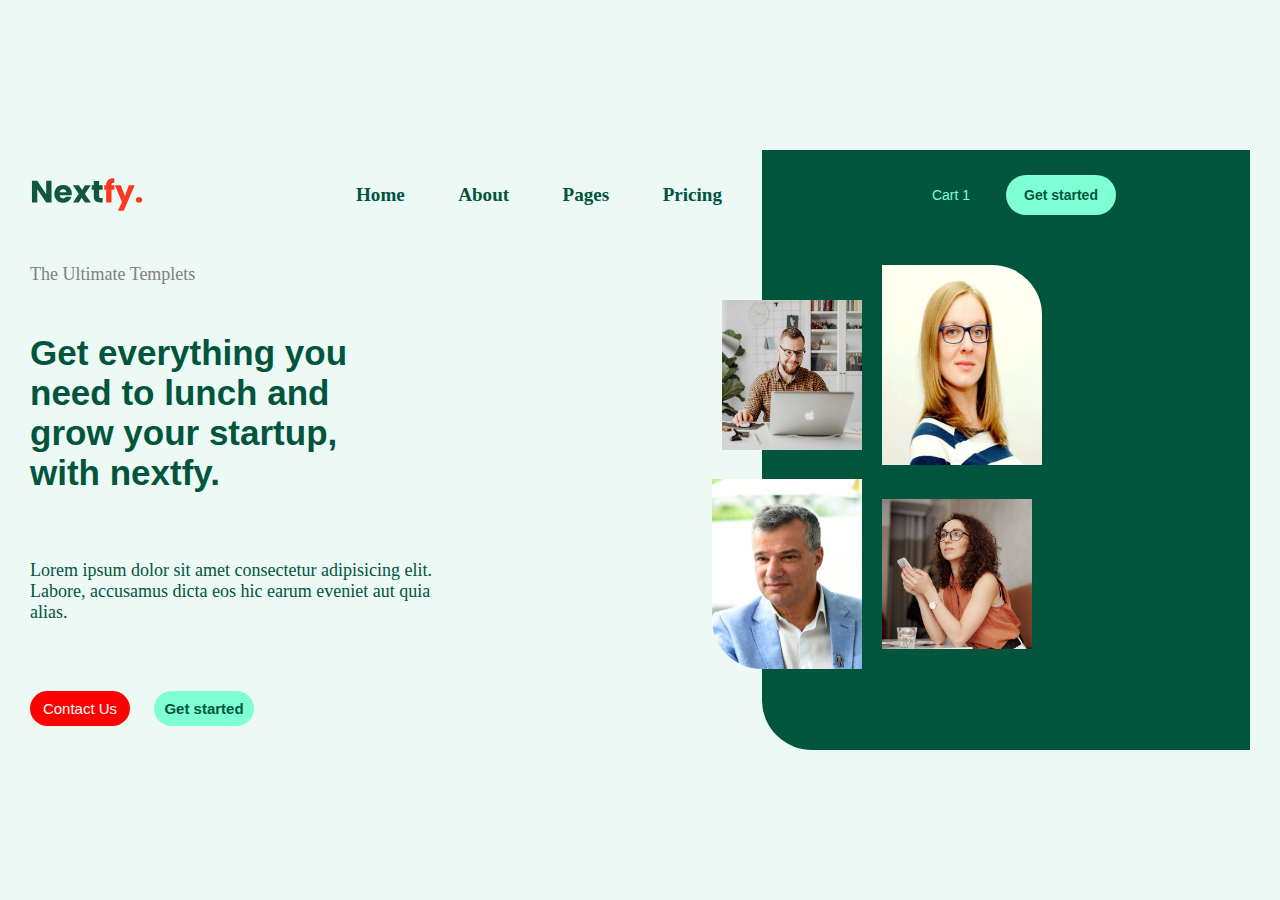
<file: fifth UI/index.html>
<!DOCTYPE html>
<html lang="en">
<head>
    <meta charset="UTF-8">
    <meta http-equiv="X-UA-Compatible" content="IE=edge">
    <meta name="viewport" content="width=device-width, initial-scale=1.0">
    <title>Nextfy</title>
    <link rel="stylesheet" href="style.css">
</head>
<body>
    <div class="container">
        <div class="text">
            <nav>
                <div class="logo">
                    <img src="./image/logo.svg" alt="">
                </div>
                <div class="menu">
                    <h5>Home</h5>
                    <h5>About</h5>
                    <h5>Pages <i class="fa-solid fa-chevron-down"></i></h5>
                    <h5>Pricing</h5>
                </div>
                
            </nav>
            <h6>The Ultimate Templets</h6>
            <h2>Get everything you  <br>need to lunch and <br> grow your startup, <br>with nextfy.</h2>
            <p>Lorem ipsum dolor sit amet consectetur adipisicing elit. Labore, accusamus dicta eos hic earum eveniet aut quia alias.</p>
            <div class="btn">
                <button class="red">Contact Us</button>
                <button class="grn">Get started</button>
            </div>
        </div>
        <div class="image">
            <div class="img_btn">
                <button class="bg">Cart 1</button>
                <button class="grn">Get started</button>
            </div>
            <div class="img_section">
                <span>
                <div class="img-1">
                    <img src="./image/635000ebf691033789287021_image-hero-nextfy-04-p-500.jpg" alt="">
                </div>
                <div class="img-2">
                    <img src="./image/WX77gInA_400x400.jpg" alt="">
                </div>
                </span>
                <span>
                  <div class="img-3">
                    <img src="./image/profile_59eeef1d765ff.png" alt="">
                   </div>
                  <div class="img-4">
                    <img src="./image/634ffff96f66af38d68dc8d7_image-hero-nextfy-03-p-500.jpg">
                   </div>
                   
                </span>
      
            </div>
        </div>
    </div>
    
</body>
</html>
</file>
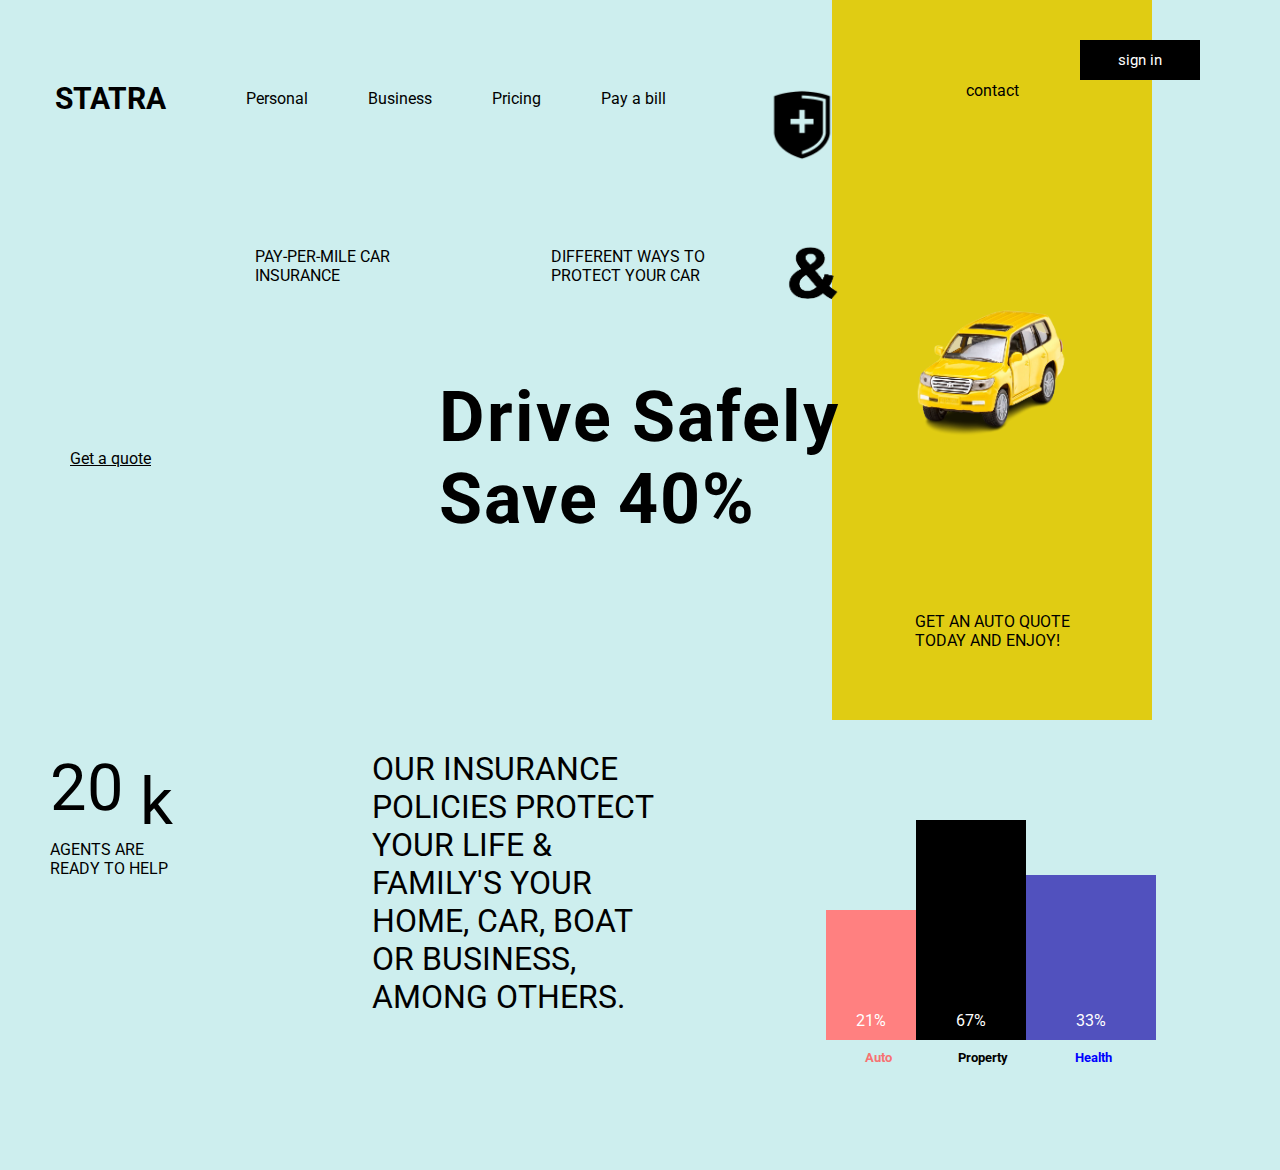
<file: First UI/index.html>
<!DOCTYPE html>
<html lang="en">
<head>
    <meta charset="UTF-8">
    <meta http-equiv="X-UA-Compatible" content="IE=edge">
    <meta name="viewport" content="width=device-width, initial-scale=1.0">
    <title>STATRA</title>
    <link rel="stylesheet" href="style.css">
</head>
<body>
    <div class="container">
      <div class="part1">
        <div class="navbar">
            <ul>
                <h2>STATRA</h2>
                <li>Personal</li>
                <li>Business</li>
                <li>Pricing</li>
                <li>Pay a bill</li>
            </ul>
        </div>
        <div class="pay">
            <p>PAY-PER-MILE CAR <br> INSURANCE</p>
            <p>DIFFERENT WAYS TO <br> PROTECT YOUR CAR</p>
        </div>
        <div class="get">
            <a href="">Get a quote</a>
            <h1>Drive Safely <br> Save 40%</h1>
        </div>
      </div>
      <div class="part2">
        <p>contact</p>
        <img src="./car1-removebg-preview.png" alt="">
        <p>GET AN AUTO QUOTE <br> TODAY AND ENJOY!</p>
      </div>
    </div>
    <div class="image">
        <img src="./plus-removebg-preview.png" alt="">
    </div>
    <div class="btn">
        <button>sign in</button>
    </div>
    <div class="and-image">
        <img src="./sign-ampersand-removebg-preview (1).png" alt="">
    </div>
    <div class="container1">
        <div class="agent">
            <span>
                <p>20 <sub>k</sub></p>
                <p>AGENTS ARE <br> READY TO HELP</p>
            </span>
            <p class="para">OUR INSURANCE <br> POLICIES PROTECT <br> YOUR LIFE & <br> FAMILY'S YOUR <br> HOME, CAR, BOAT <br> OR BUSINESS, <br> AMONG OTHERS.</p>
        </div>
        <div class="color">
           <div class="boxes">
             <div class="box1">
                <p>21%</p>
                <!-- <p>Auto</p> -->
             </div>
             <div class="box2">
                <p>67%</p>
                <!-- Property -->
             </div>
             <div class="box3">
                <p>33%</p>
                <!-- <p>Health</p> -->
             </div>
           </div>
           <div class="heading">
            <span>
                <h5 style="color: rgb(247, 114, 114);">Auto</h5>
                <h5>Property</h5>
                <h5 style="color: blue;">Health</h5>
            </span>
           </div>
        </div>
    </div>
    
    
</body>
</html>
</file>
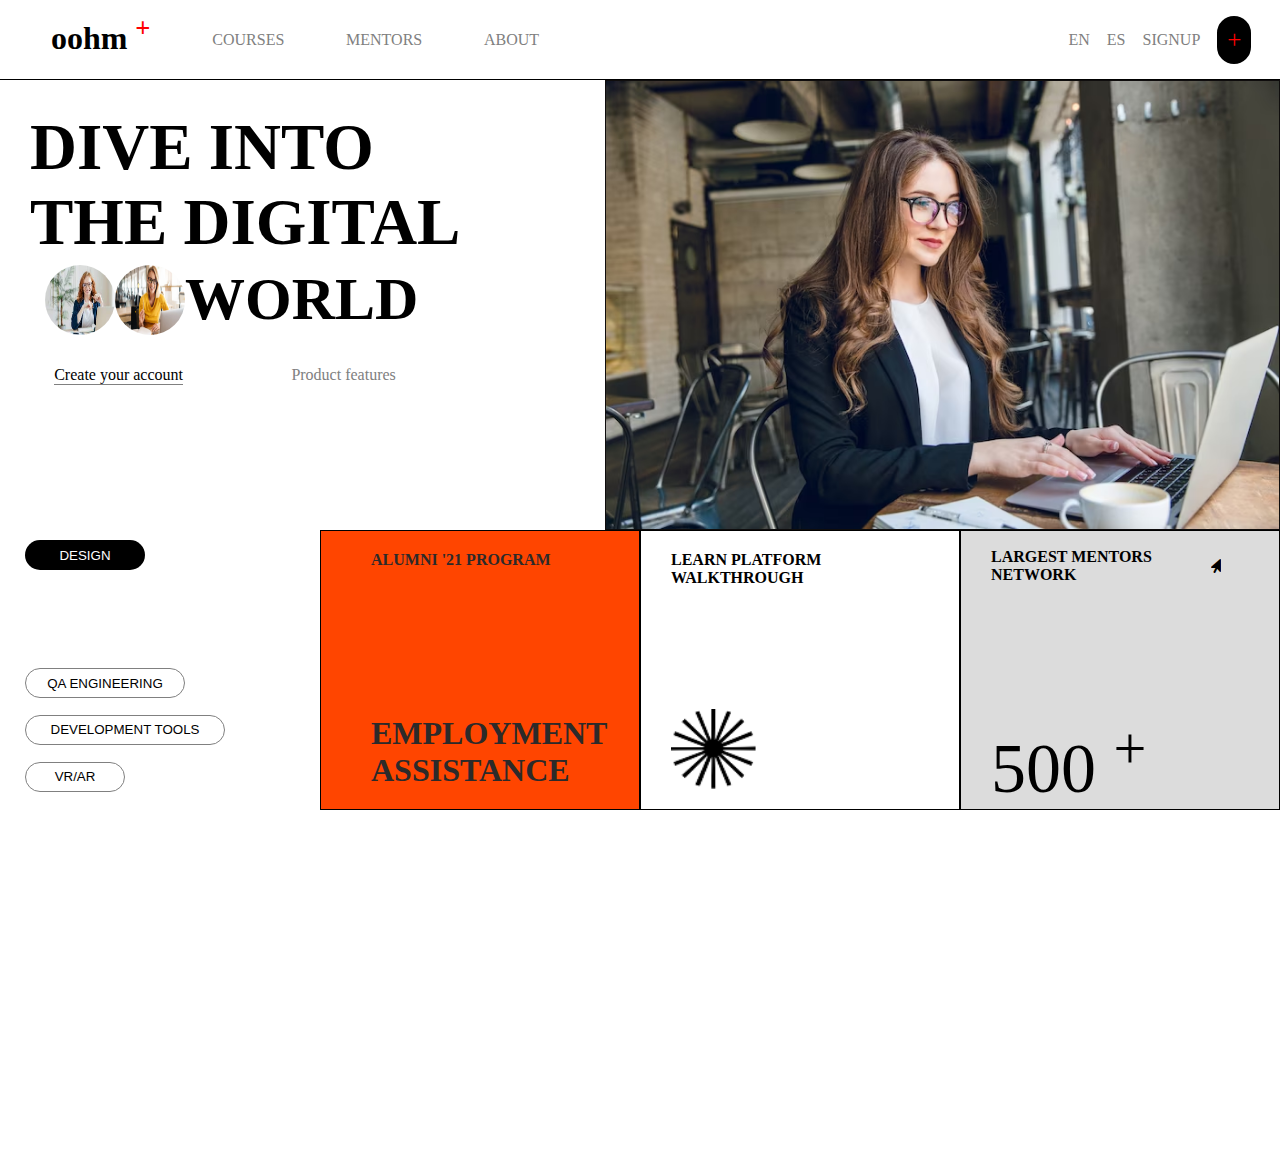
<file: Fourth UI/index.html>
<!DOCTYPE html>
<html lang="en">
<head>
    <meta charset="UTF-8">
    <meta http-equiv="X-UA-Compatible" content="IE=edge">
    <meta name="viewport" content="width=device-width, initial-scale=1.0">
    <title>oohm</title>
    <link rel="stylesheet" href="style.css">
    <link rel="stylesheet" href="https://cdnjs.cloudflare.com/ajax/libs/font-awesome/6.4.0/css/all.min.css">
</head>
<body>
    <div class="container">
        <div class="navbar">
            <ul class="nav1">
                    <h1><b>oohm <sup style="color: red;">+</sup></b></h1>
                    <li>COURSES</li>
                    <li>MENTORS</li>
                    <li>ABOUT</li>
            </ul>
            <ul class="nav2">
                    <li>EN</li>
                    <li>ES</li>
                    <li>SIGNUP</li>
                    <li class="plus">+</li>
            </ul>
        </div>
        <div class="hero-section">
            <div class="hero-section1">
                <h1>DIVE INTO <br> THE DIGITAL</h1>
                <span>
                    <a href="1">Create your account</a>
                    <p>Product features</p>
                </span>
            </div>
            <div class="image">
                    <!-- <img src="./image1.png" alt=""> -->
                    <img src="./imgpsh_fullsize_anim (1).png" alt="">
            </div>
        </div>
        <div class="boxes">
            <div class="box1">
                <button>DESIGN</button>
                <span>
                    <button class="btn1">QA ENGINEERING</button>
                    <button class="btn2">DEVELOPMENT TOOLS</button>
                    <button class="btn3">VR/AR</button>
                </span>
            </div>
            <div class="box2">
                <h4>ALUMNI '21 PROGRAM</h4>
                <h1>EMPLOYMENT <br> ASSISTANCE</h1>
            </div>
            <div class="box3">
                <h4>LEARN PLATFORM <br> WALKTHROUGH</h4>
                <img src="./preview-removebg-preview.png" alt="">
            </div>
            <div class="box4">
                <span>
                    <h4>LARGEST MENTORS <br> NETWORK</h4>
                    <i class="fa-solid fa-arrow-pointer fa-flip-horizontal"></i>
                </span>
                <p>500 <sup>+</sup></p>
            </div>
        </div>
    </div>
    <div class="world">
        <img src="./download1.jpg" alt="">
        <img src="./download2.jpg" alt="">
        <h1>WORLD</h1>
    </div>

    <!-- <div class="fourth-ui1">

    </div> -->
    
</body>
</html>
</file>
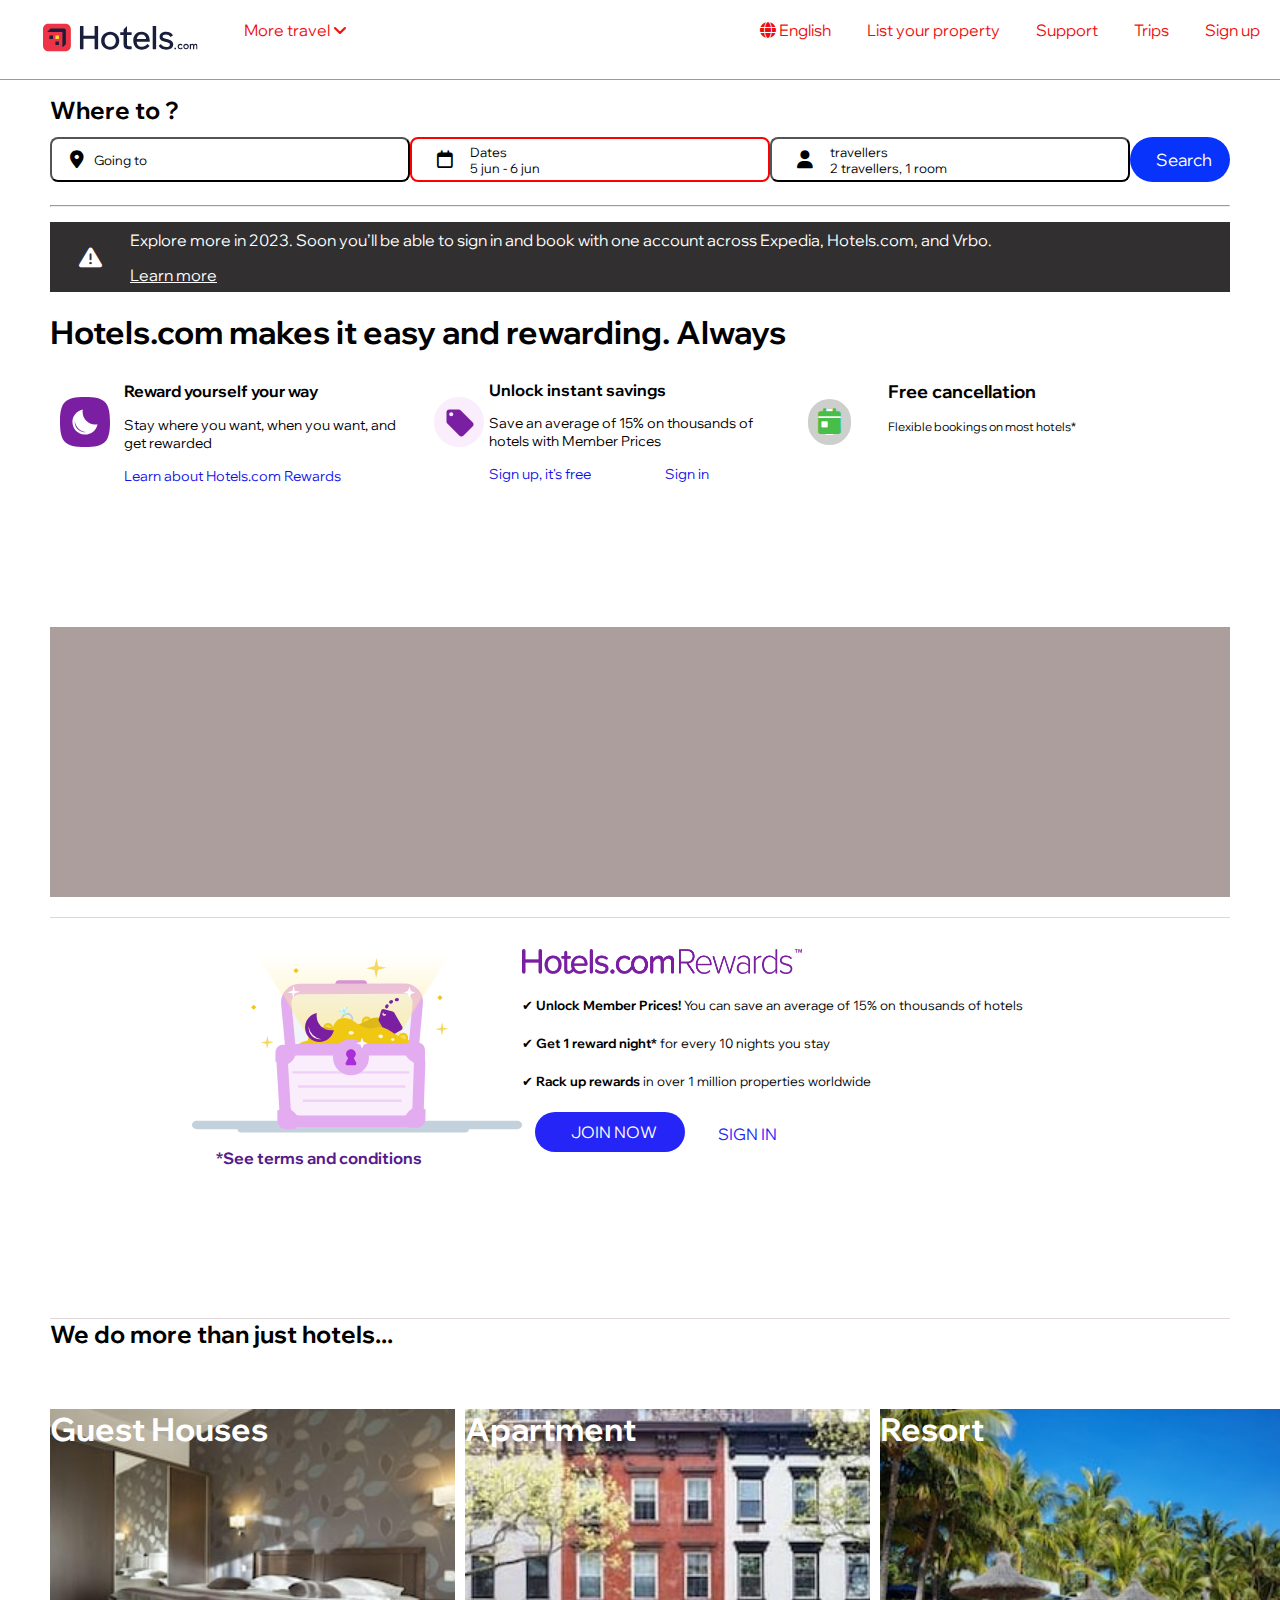
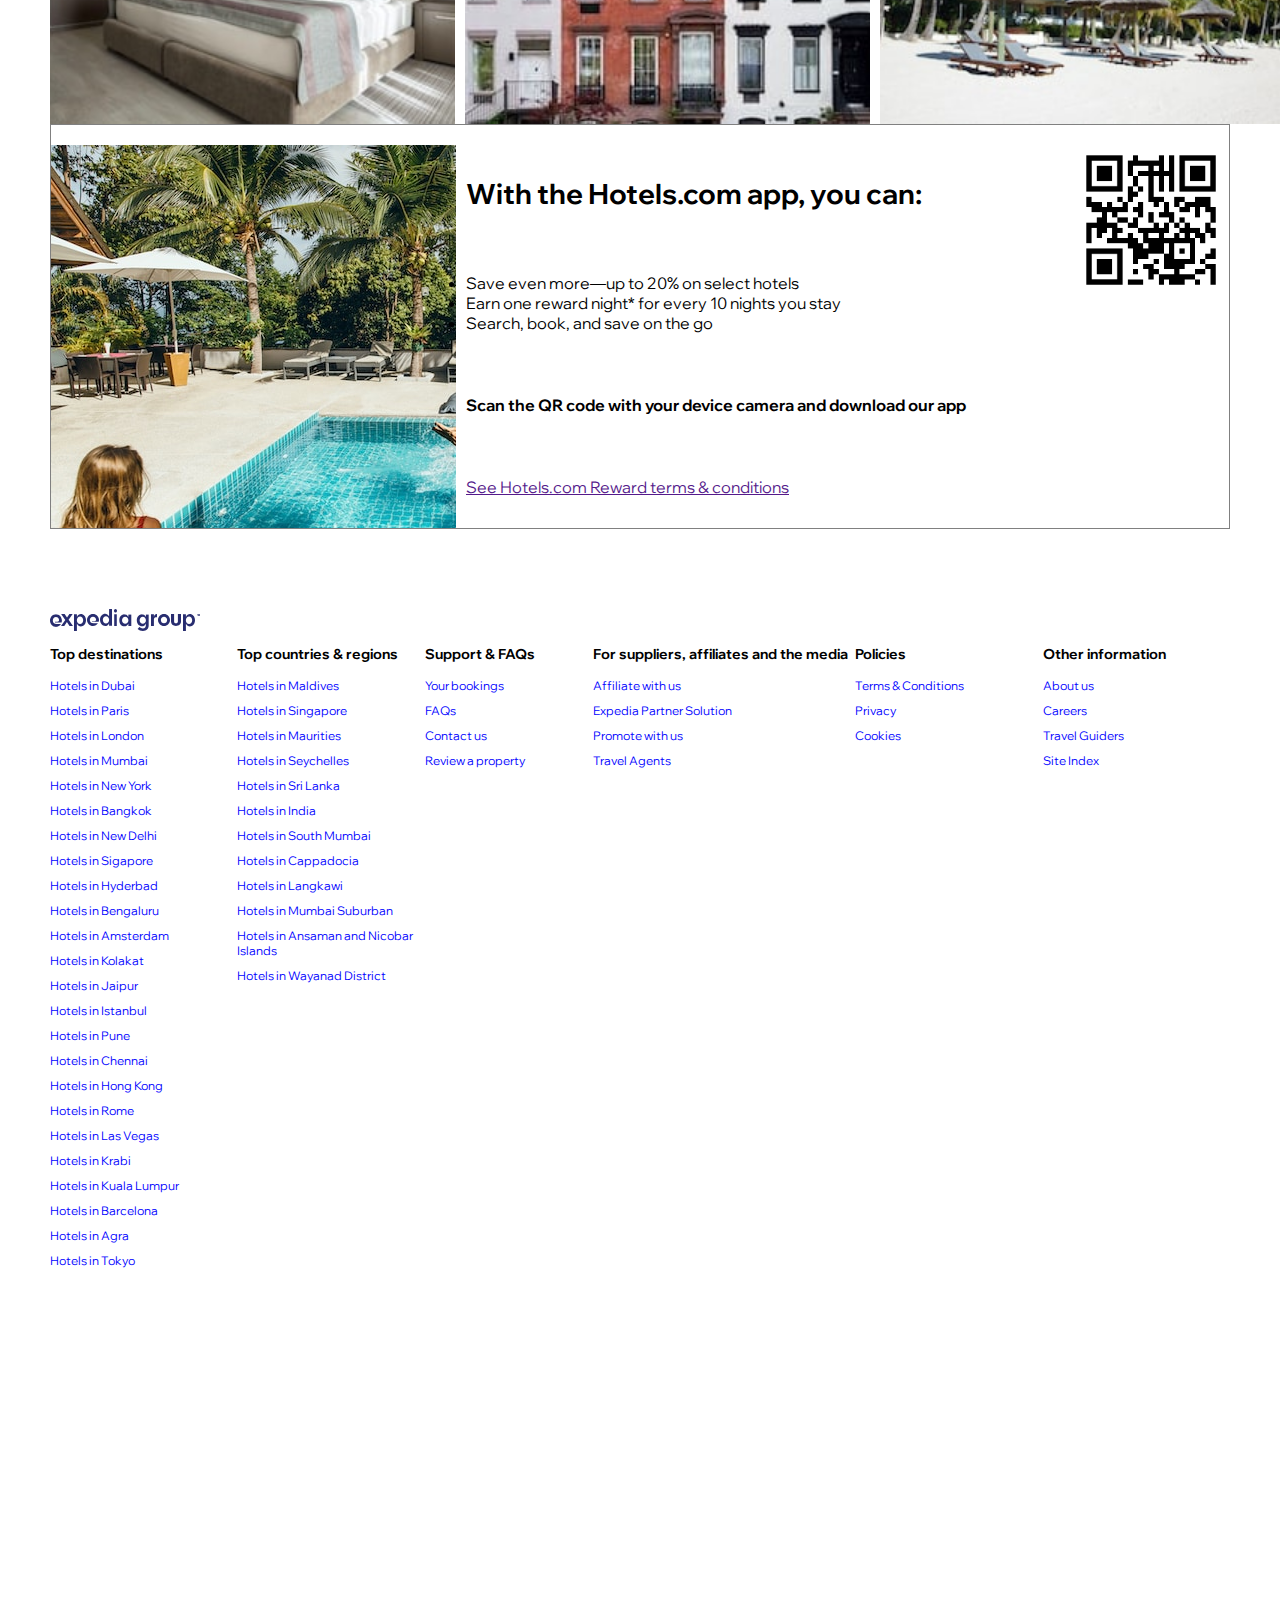
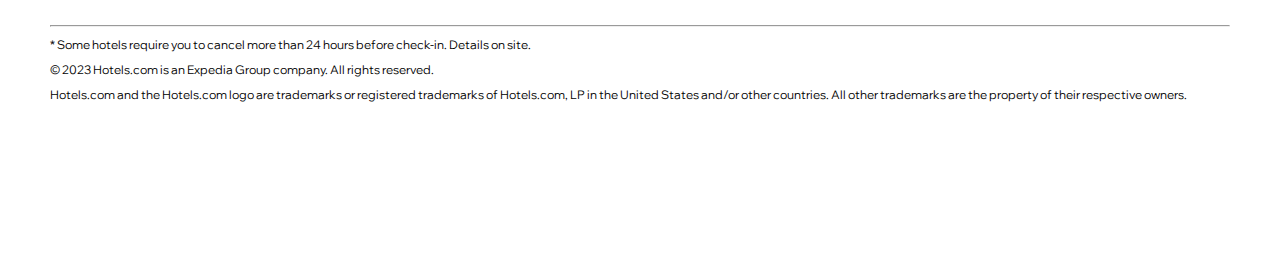
<file: in.hotels/index.html>
<!DOCTYPE html>
<html lang="en">
<head>
    <meta charset="UTF-8">
    <meta http-equiv="X-UA-Compatible" content="IE=edge">
    <meta name="viewport" content="width=device-width, initial-scale=1.0">
    <title>in hotels</title>
    <link rel="stylesheet" href="https://cdnjs.cloudflare.com/ajax/libs/font-awesome/6.4.0/css/all.min.css">
    <link rel="stylesheet" href="style.css">
</head>
<body>

    <div class="containe">
        <div class="navbar">
            <span>
                <img src="./logo.svg" alt="">
                <a href="">More travel   <i class="fa-solid fa-angle-down"></i></a>
            </span>
            <ul>
                <li><a href=""> <i class="fa-solid fa-globe"></i>   English</a></li>
                <li><a href="">List your property</a></li>
                <li><a href="">Support</a></li>
                <li><a href="">Trips</a></li>
                <li><a href="">Sign up</a></li>
            </ul>

        </div>
        <div class="responsive-navbar">
            <img src="./logo.svg" alt="">
            <span>
                <i class="fa-solid fa-magnifying-glass"></i>
                <i class="fa-solid fa-bag-shopping"></i>
                <i class="fa-solid fa-user"></i>
            </span>
        </div>
        <!-- 1st section complete -->
        
    </div>
    <div class="container-2">
        <h2>Where to ?</h2>
        <div class="btn">
        <button class="btn1"> <i class="fa-solid fa-location-dot"></i> Going to</button>

        <button class="btn2"><i class="fa-regular fa-calendar" ></i> <span> Dates <br> 5 jun - 6 jun</span> </button>
        
        <button class="btn3"> <i class="fa-solid fa-user"></i> <span> travellers <br> 2 travellers, 1 room </span></button>
       
        <!-- <button style="width: 90px; border-radius: 30px; border: none; background-color: rgb(9, 9, 255); color: white;
        font-size: 15px;" >Search</button> -->
        <button class="Search">Search</button>
        
        </div>
        <hr>
        <div class="black-box">
            <i class="fa-solid fa-triangle-exclamation"></i>
            <span>
                <p>Explore more in 2023. Soon you’ll be able to sign in and book with one account across Expedia, Hotels.com, and Vrbo. </p>
                <a href="">Learn more</a>
            </span>
        </div> 
        <!-- third section complete -->
        <div class="hero-section">
            <h1> Hotels.com makes it easy and rewarding. Always</h1>
          <div class="hero-section-1">
            <div class="hero1">
                <div class="hero1-image">
                    <img src="./hero1.svg" alt="">
                </div>
                <span>
                    <h3>Reward yourself your way</h3>
                    <p>Stay where you want, when you want, and get rewarded</p>
                    <a href="">Learn about Hotels.com Rewards</a>
                </span>
            </div>
            <div class="hero2">
                <div class="hero1-image">
                    <img src="./hero2.svg" alt="">
                </div>
                <div class="text1">
                    <h3>Unlock instant savings</h3>
                  <p>
                    Save an average of 15% on thousands of hotels with Member Prices</p>
                 <span>
                    <a href="">Sign up, it's free</a>
                    <a href="">Sign in</a>
                 </span>
                </div>
                

            </div>
            <div class="hero3">
                <div class="hero3-image">
                    <i class="fa-solid fa-calendar-day"></i>
                </div>
                <span>
                    <h2>Free cancellation</h2>
                    <p>Flexible bookings on most hotels*</p>
                </span>

            </div>
          </div>
        </div>
        <div class="gray-box">

        </div> 
        <!-- <hr class="hr"> -->
        <div class="line">

        </div>
        <div class="reward-section">
            <div class="reward-image">
                <img src="./reward image.svg" alt="">
                <a href=""><b>*See terms and conditions</b></a>
            </div>
            <div class="reward-text">
                <img src="./reward image2.png" alt="">
                <p> ✔ <b>Unlock Member Prices!</b> You can save an average of 15% on thousands of hotels</p>
                <p> ✔ <b> Get 1 reward night*</b> for every 10 nights you stay</p>
                <p> ✔ <b> Rack up rewards</b> in over 1 million properties worldwide</p>
                <span>

                    <button>JOIN NOW</button>
                    <button>SIGN IN</button>
                </span>

            </div>
        </div>
        <div class="line">

        </div>

        <div class="boxes">
            <h2>We do more than just hotels...</h2>

            <div class="grid">
                <div class="box1">
                    <h1>Guest Houses</h1>
                </div>
                <div class="box2">
                    <h1>Apartment</h1>
                </div>
                <div class="box3">
                    <h1>Resort</h1>
                </div>
            </div>

        </div>
        <div class="grid1">
            <div class="box4"></div>
            <div class="box5">
                <h1>With the Hotels.com app, you can:</h1>
                <div class="save">
                    <ul>
                        <li> Save even more—up to 20% on select hotels</li>
                        <li>Earn one reward night* for every 10 nights you stay</li>
                        <li>Search, book, and save on the go</li>
                    </ul>
                </div>
                <p><b>Scan the QR code with your device camera and download our app</b></p>
                <a href="">See Hotels.com Reward terms & conditions</a>
            </div>
            <div class="box6"> 
                <img src="./qrcode_Marquee_Footer_-_en_IN.png" alt="">
            </div>
        </div>
        <!-- <div class="row g-0 border rounded overflow-hidden flex-md-row mb-4 shadow-sm h-md-250 position-relative">
            <div class="col p-4 d-flex flex-column position-static">
              <strong class="d-inline-block mb-2 text-primary">World</strong>
              <h3 class="mb-0">Featured post</h3>
              <div class="mb-1 text-body-secondary">Nov 12</div>
              <p class="card-text mb-auto">This is a wider card with supporting text below as a natural lead-in to additional content.</p>
              <a href="#" class="stretched-link">Continue reading</a>
            </div>
            <div class="col-auto d-none d-lg-block">
              <svg class="bd-placeholder-img" width="200" height="250" xmlns="http://www.w3.org/2000/svg" role="img" aria-label="Placeholder: Thumbnail" preserveAspectRatio="xMidYMid slice" focusable="false"><title>Placeholder</title><rect width="100%" height="100%" fill="#55595c"></rect><text x="50%" y="50%" fill="#eceeef" dy=".3em">Thumbnail</text></svg>
            </div>
          </div> -->

        <div class="footer">
           <img src="./footer.svg" alt="">
        
          <div class="footer1">
            <div class="top">
                <h4>Top destinations</h4>
                <ul>
                    <li><a href="">Hotels in Dubai</a></li>
                    <li><a href="">Hotels in Paris</a></li>
                    <li><a href="">Hotels in London</a></li>
                    <li><a href="">Hotels in Mumbai</a></li>
                    <li><a href="">Hotels in New York</a></li>
                    <li><a href="">Hotels in Bangkok</a></li>
                    <li><a href="">Hotels in New Delhi</a></li>
                    <li><a href="">Hotels in Sigapore</a></li>
                    <li><a href="">Hotels in Hyderbad</a></li>
                    <li><a href="">Hotels in Bengaluru</a></li>
                    <li><a href="">Hotels in Amsterdam</a></li>
                    <li><a href="">Hotels in Kolakat</a></li>
                    <li><a href="">Hotels in Jaipur</a></li>
                    <li><a href="">Hotels in Istanbul</a></li>
                    <li><a href="">Hotels in Pune</a></li>
                    <li><a href="">Hotels in Chennai</a></li>
                    <li><a href="">Hotels in Hong Kong</a></li>
                    <li><a href="">Hotels in Rome</a></li>
                    <li><a href="">Hotels in Las Vegas</a></li>
                    <li><a href="">Hotels in Krabi</a></li>
                    <li><a href="">Hotels in Kuala Lumpur</a></li>
                    <li><a href="">Hotels in Barcelona</a></li>
                    <li><a href="">Hotels in Agra</a></li>
                    <li><a href="">Hotels in Tokyo</a></li>
                </ul>
             </div>
    
             <div class="country">
                <h4>Top countries & regions</h4>
                <ul>
                    <li><a href="">Hotels in Maldives</a></li>
                <li><a href="">Hotels in Singapore</a></li>
                <li><a href="">Hotels in Maurities</a></li>
                <li><a href="">Hotels in Seychelles</a></li>
                <li><a href="">Hotels in Sri Lanka</a></li>
                <li><a href="">Hotels in India</a></li>
                <li><a href="">Hotels in South Mumbai</a></li>
                <li><a href="">Hotels in Cappadocia</a></li>
                <li><a href="">Hotels in Langkawi</a></li>
                <li><a href="">Hotels in Mumbai Suburban</a></li>
                <li><a href="">Hotels in Ansaman and Nicobar Islands</a></li>
                <li><a href="">Hotels in Wayanad District</a></li>
                </ul>
             </div>
             <div class="Support">
                <h4>Support & FAQs</h4>
                <ul>
                    <li><a href="">Your bookings</a></li>
                <li><a href="">FAQs</a></li>
                <li><a href="">Contact us</a></li>
                <li><a href="">Review a property</a></li>
                </ul>
             </div>
             <div class="supplier">
                <h4>For suppliers, affiliates and the media</h4>
                <ul>
                    <li><a href="">Affiliate with us</a></li>
                    <li><a href="">Expedia Partner Solution</a></li>
                    <li><a href="">Promote with us</a></li>
                    <li><a href="">Travel Agents</a></li>

                </ul>
             </div>
              <div class="policies">
                <h4>Policies</h4>
                <ul>
                    <li><a href="">Terms & Conditions</a></li>
                    <li><a href="">Privacy</a></li>
                    <li><a href="">Cookies</a></li>
                </ul>
              </div>
              <div class="other">
                <h4>Other information</h4>
                <ul>
                    <li><a href="">About us</a></li>
                    <li><a href="">Careers</a></li>
                    <li><a href="">Travel Guiders</a></li>
                    <li><a href="">Site Index</a></li>
                </ul>
              </div>
          </div>
          <hr>
          <div class="footer2">
            <p>* Some hotels require you to cancel more than 24 hours before check-in. Details on site.</p>
          <p>© 2023 Hotels.com is an Expedia Group company. All rights reserved.</p>
          <p>Hotels.com and the Hotels.com logo are trademarks or registered trademarks of Hotels.com, LP in the United States and/or other countries. All other trademarks are the property of their respective owners.</p>
          </div>
       </div>

    </div> 
    
    
</body>
</html>
</file>
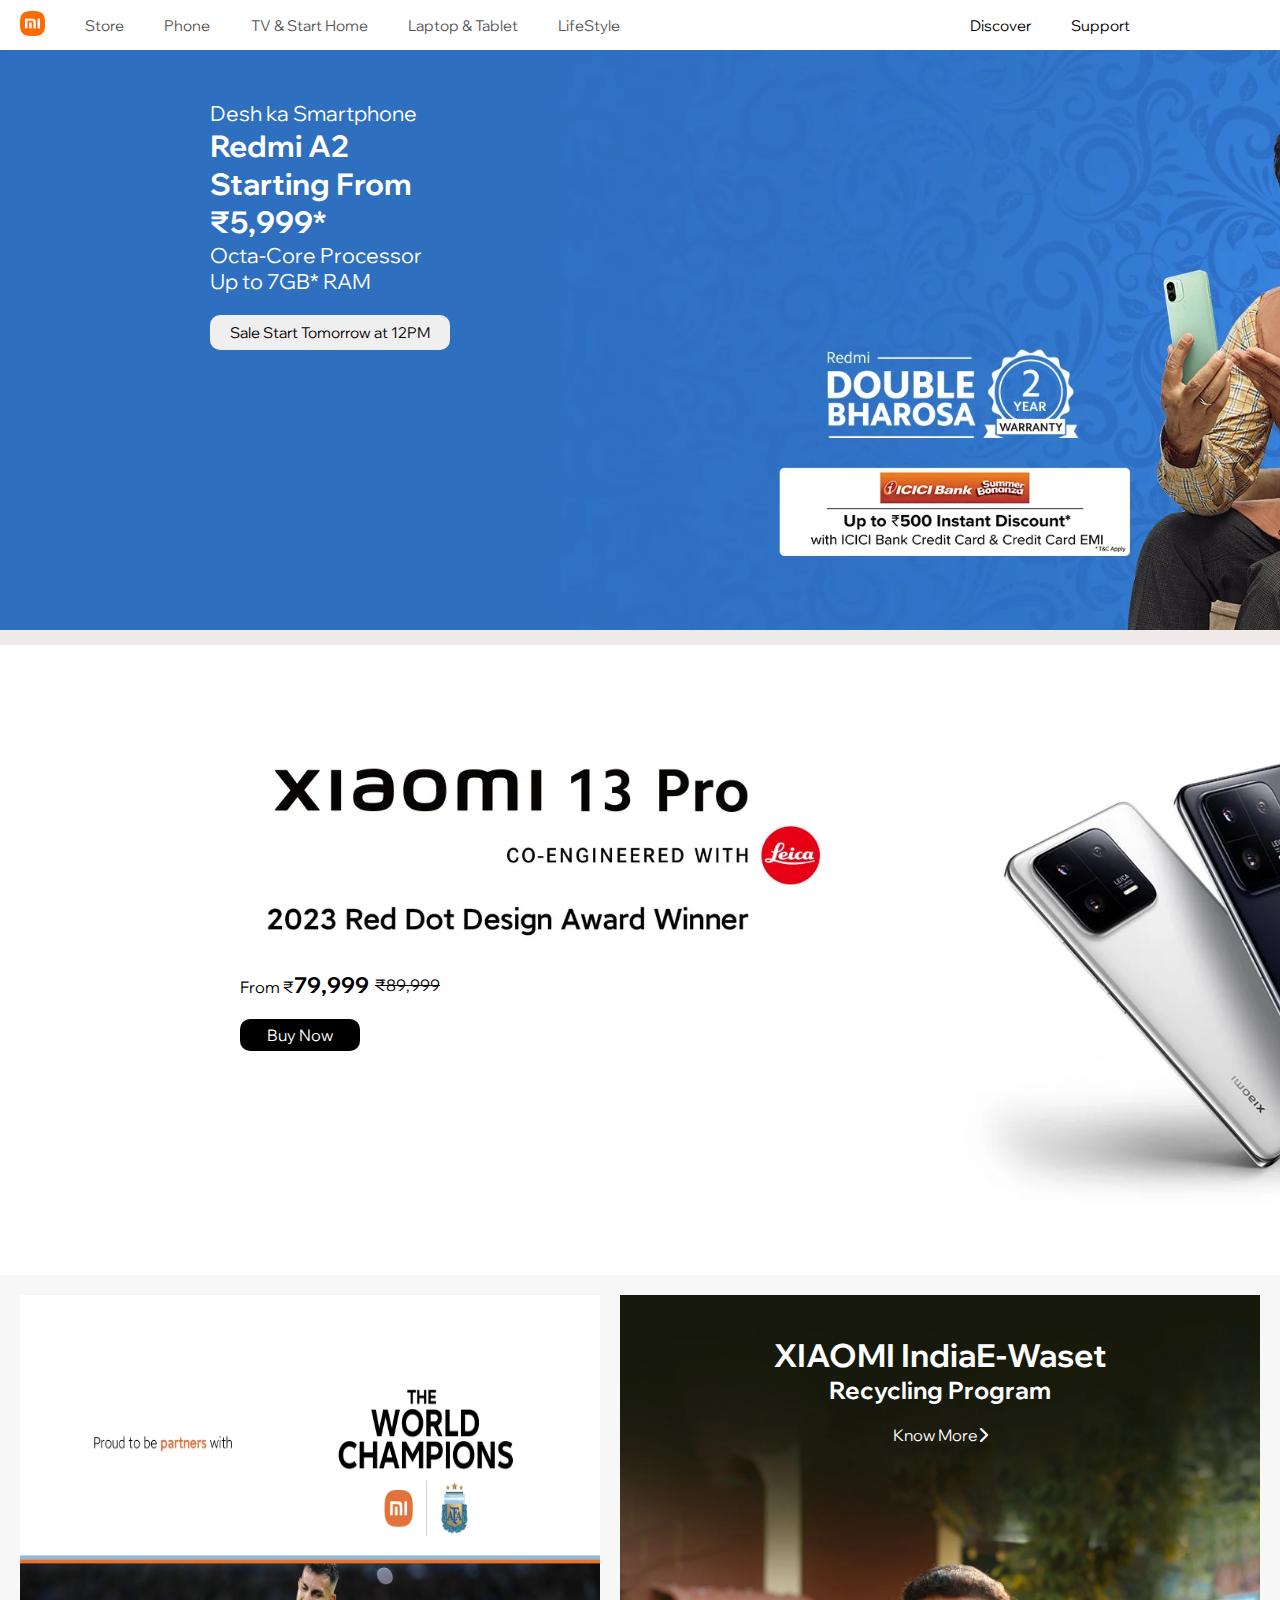
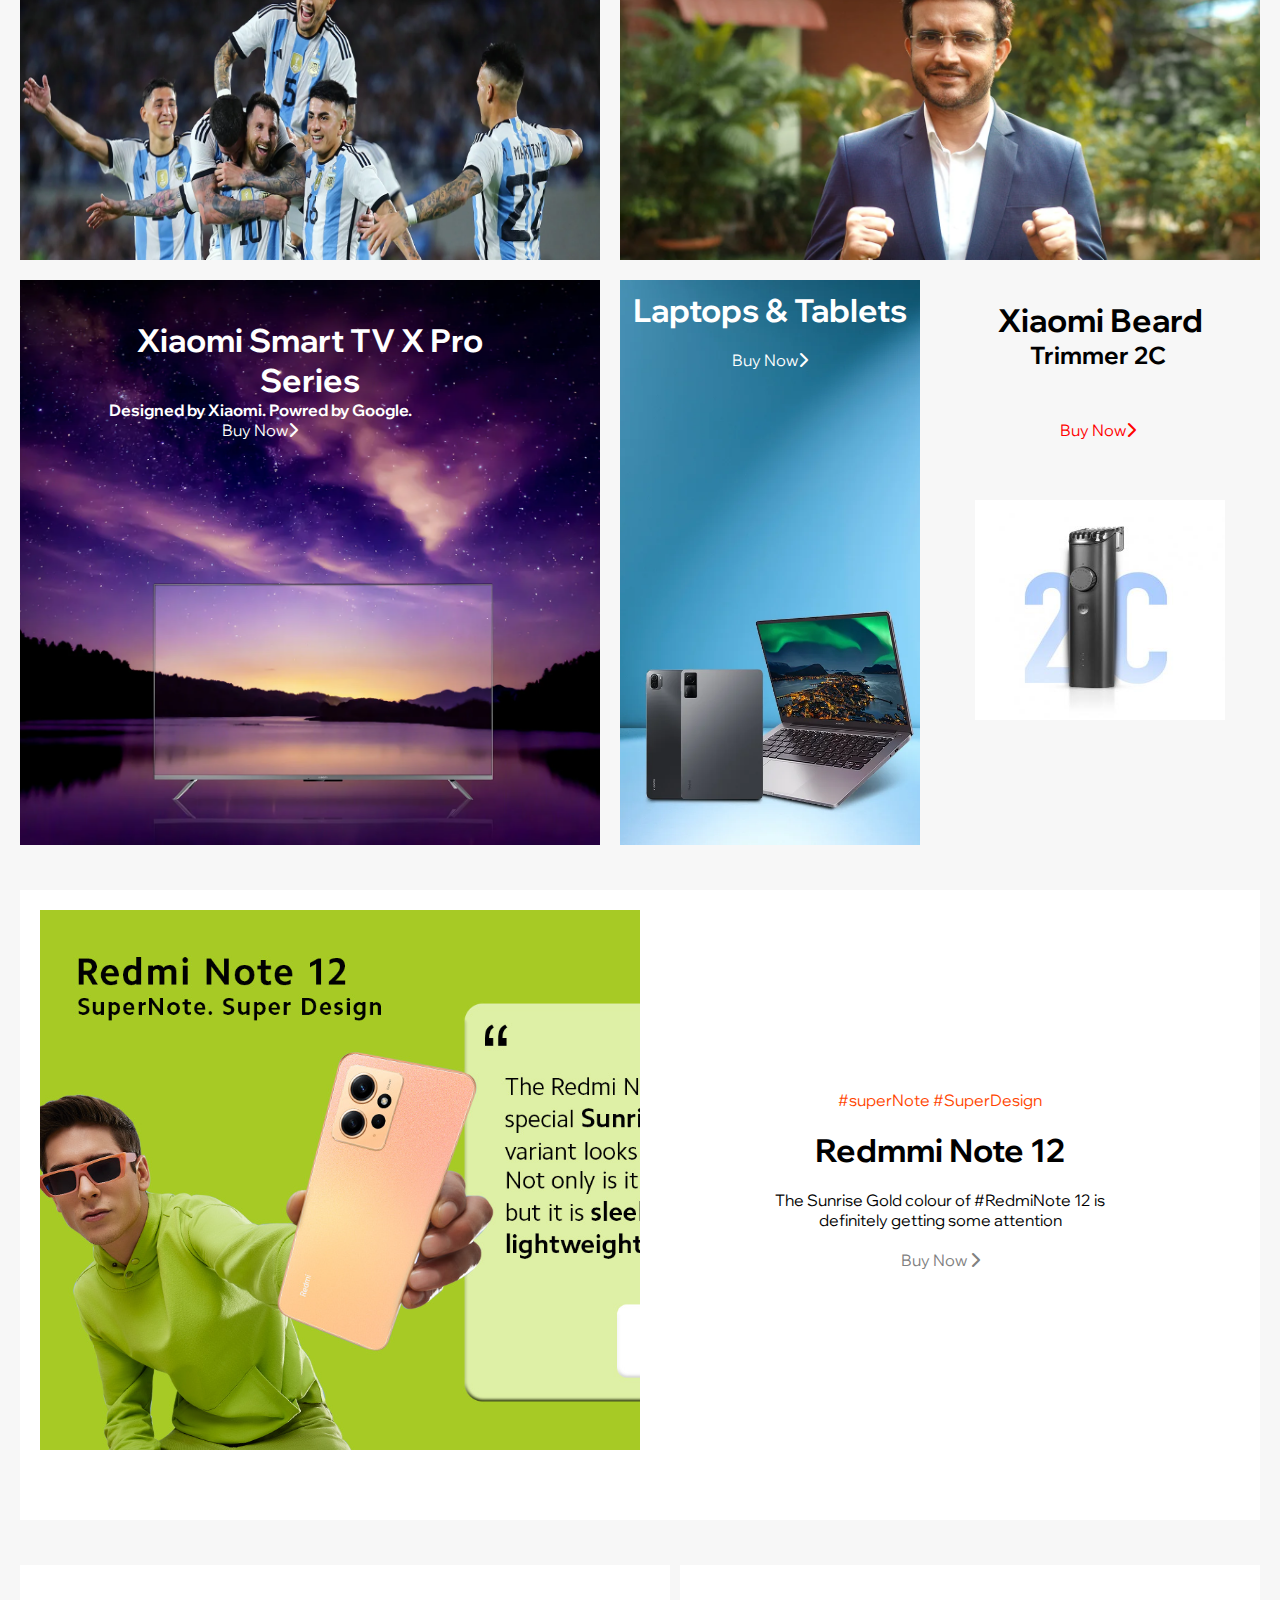
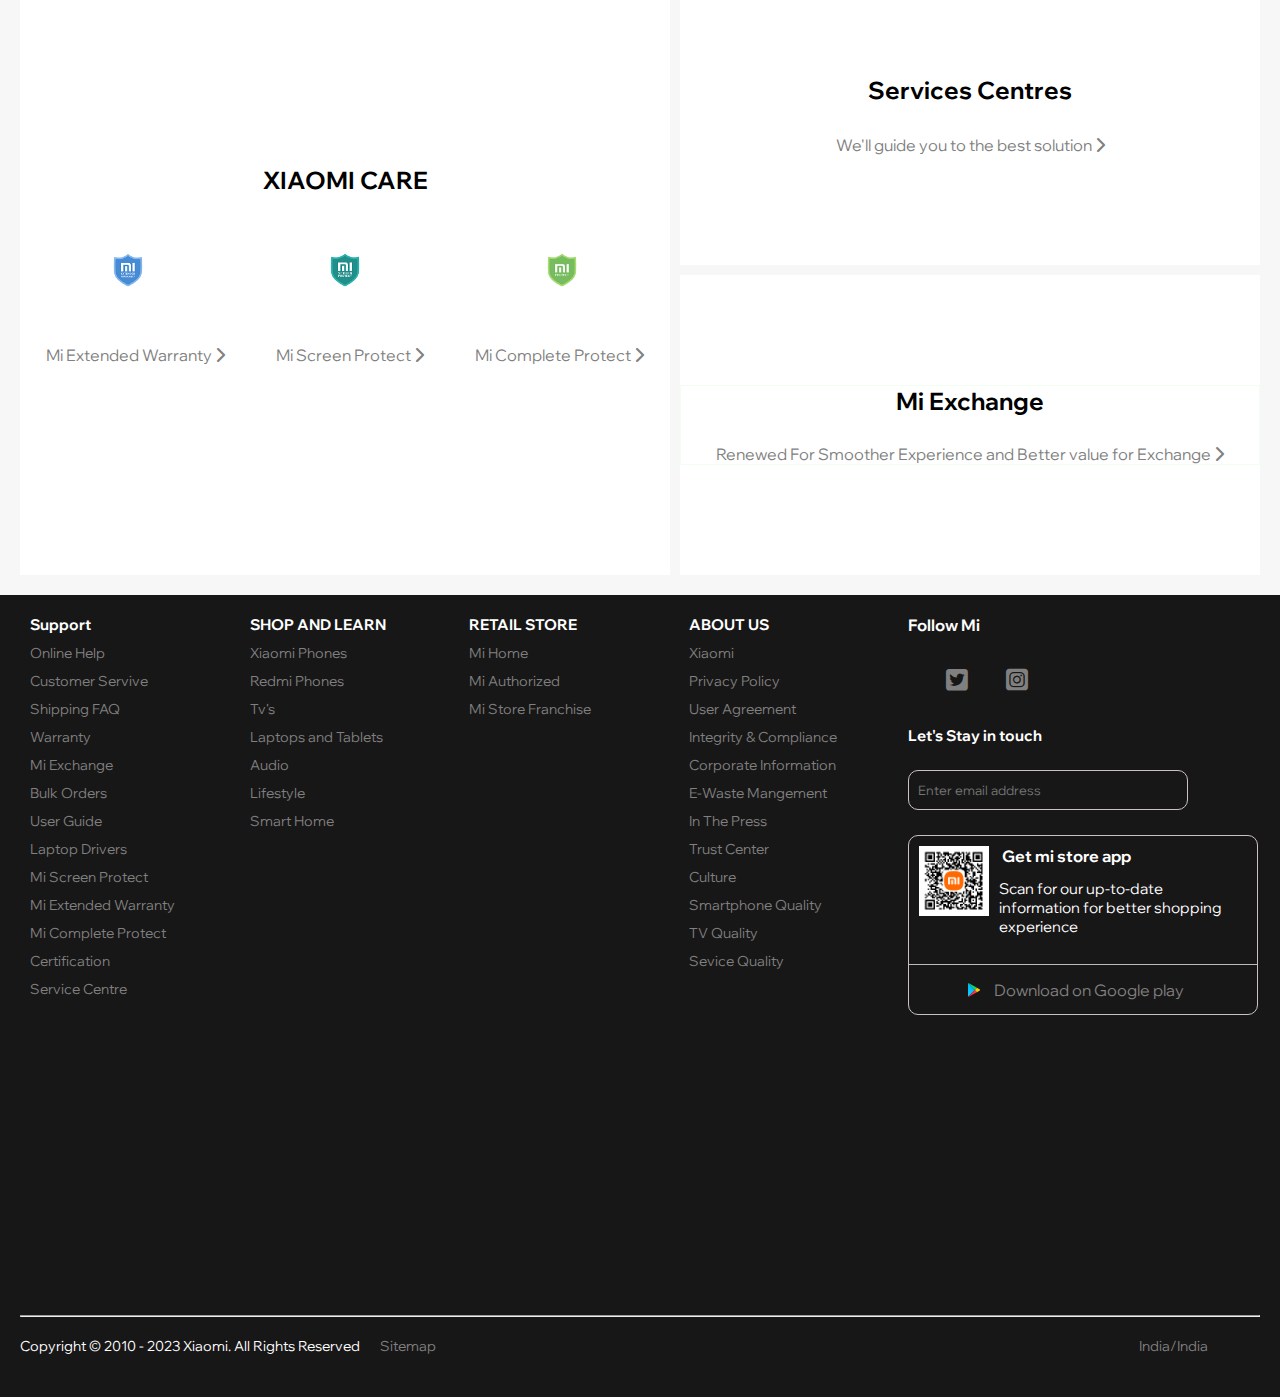
<file: mi/index.html>
<!DOCTYPE html>
<html lang="en">
<head>
    <meta charset="UTF-8">
    <meta http-equiv="X-UA-Compatible" content="IE=edge">
    <meta name="viewport" content="width=device-width, initial-scale=n">
    <title>Xiaomi India</title>
    <link rel="stylesheet" href="style.css">
    <link rel="stylesheet" href="https://cdn.jsdelivr.net/npm/bootstrap-icons@1.10.2/font/bootstrap-icons.css" integrity="sha384-b6lVK+yci+bfDmaY1u0zE8YYJt0TZxLEAFyYSLHId4xoVvsrQu3INevFKo+Xir8e" crossorigin="anonymous">
    <link rel="stylesheet" href="https://cdnjs.cloudflare.com/ajax/libs/font-awesome/6.4.0/css/all.min.css">
</head>
<body>

    <div class="navbar-responsive">
       <span>
        <img src="./Xiaomi_Logo_2021.png" alt="">
        <i class="bi bi-search"></i>
       </span>
        <i class="bi bi-cart"></i>
        <i class="bi bi-list"></i>
    </div>
    <div class="navbar">
       <span>
        <ul type="none" class="heading1">
            <li><img src="./Xiaomi_Logo_2021.png" alt=""></li>
            <li>Store</li>
            <li>Phone</li>
            <li>TV & Start Home</li>
            <li>Laptop & Tablet</li>
            <li>LifeStyle</li>
        </ul>
        <ul type="none" class="heading2">
            <li>Discover</li>
            <li>Support</li>
            <li><i class="bi bi-search"></i></li>
            <li><i class="bi bi-cart"></i></li>
            <li><i class="bi bi-person"></i></li>
        </ul>
       </span>
    </div>
    <div class="banner">
        <div class="text">
            <p>Desh ka Smartphone</p>
        <h2> <b>Redmi A2</b></h2>
        <h2><b>Starting From ₹5,999* </b></h2>
        <p>Octa-Core Processor </p>
        <p>Up to 7GB* RAM</p>
        <button>Sale Start Tomorrow at 12PM</button>
        </div>
    </div>
    <div class="responsive-banner">
        
    </div>
    <div class="line"></div>
    <div class="banner1">
        <!-- <div class="line"></div> -->
        <div class="text1">
            <span>
               <p>From ₹<b style="font-size: 22px;">79,999</b></p>
               <p><del>₹89,999</del></p>
            </span>
             <button>Buy Now</button>
       </div> 
    </div>
    <div class="boxes">
        <div class="box1"><img src="./box1.webp"  alt="" ></div>
        <div class="box2">
         <div class="box2-text">
            <h1>XIAOMI IndiaE-Waset</h1>
         <span>
            <h2>Recycling Program</h2>
            <p>Know More<i class="fa-solid fa-chevron-right"></i></p>
         </span>
         </div>
        </div>
        <div class="box3">
          <div class="box3-text">
            <h1>Xiaomi Smart TV X Pro Series</h1>
            <span>
               <h4>Designed by Xiaomi. Powred by Google.</h4>
               <p>Buy Now<i class="fa-solid fa-chevron-right"></i></p>
            </span>
          </div> 
        </div>
        <div class="box4">
          <span>
            <h1>Laptops & Tablets</h1>
            <p>Buy Now<i class="fa-solid fa-chevron-right"></i></p>
          </span>
        </div>
        <div class="box5">
            <div class="box5-text">
                <h1>Xiaomi Beard</h1>
               <span>
                  <h2>Trimmer 2C</h2>
                  <p style="color: red;">Buy Now<i class="fa-solid fa-chevron-right"></i></p>
               </span>
           </div>
            <img src="./box5.jpg" alt="">
            
            <!-- <div class="image1">
                <img src="./box5.jpg" alt="">
            </div>
             <div class="box5-text">
                  <h1>Xiaomi Beard</h1>
                 <span>
                    <h2>Trimmer 2C</h2>
                    <p>Buy Now<i class="fa-solid fa-chevron-right"></i></p>
                 </span>
             </div> -->
        </div>
        <!-- <div class="box6">F</div>
        <div class="box7">F</div>
        <div class="box8">F</div>
        <div class="box9">F</div> -->

    </div>
    <div class="redminote">
       <div class="redmi">
        <div class="phone">
            <img src="./redmi note12.jpg" alt="">
        </div>
         <div class="text-part">
          <div class="text-part1">
            <a href="" style="color: orangered; text-decoration: none;" >#superNote #SuperDesign</a>
          <h1>Redmmi Note 12</h1>
          <p>The Sunrise Gold colour of #RedmiNote 12 is definitely getting some attention</p>
          <a href="" style="color: gray; text-decoration: none;">Buy Now <i class="fa-solid fa-chevron-right"></i></a>
          </div>
         </div>
       </div>
    </div>
    <div class="grid1">
        <div class="g1">
            <h2>XIAOMI CARE</h2>
            <div class="icon">
                <img src="./micare1.png" alt="">
                <img src="./micare2.png" alt="">
                <img src="./micare3.png" alt="">
            </div>
            <div class="icon-text">
                <a href="">Mi Extended Warranty <i class="fa-solid fa-chevron-right"></i></a>
                <a href="">Mi Screen Protect <i class="fa-solid fa-chevron-right"></i></a>
                <a href="">Mi Complete Protect <i class="fa-solid fa-chevron-right"></i></a>
            </div>
        </div>
        <div class="g2">
           <span>
            <h2>Services Centres</h2>
            <a href="">We'll guide you to the best solution <i class="fa-solid fa-chevron-right"></i></a>
           </span>
        </div>
        <div class="g3">
            <span>
            <h2>Mi Exchange</h2>
            <a href="">Renewed For Smoother Experience and Better value for Exchange <i class="fa-solid fa-chevron-right"></i></a>
            </span>
        </div>
    </div>
    <div class="footer">
            <div class="support">
                <ul>
                    <h5>Support</h5>
                    <li><a href="">Online Help</a></li>
                    <li><a href="">Customer Servive</a></li>
                    <li><a href="">Shipping FAQ</a></li>
                    <li><a href="">Warranty</a></li>
                    <li><a href="">Mi Exchange</a></li>
                    <li><a href="">Bulk Orders</a></li>
                    <li><a href="">User Guide</a></li>
                    <li><a href="">Laptop Drivers</a></li>
                    <li><a href="">Mi Screen Protect</a></li>
                    <li><a href="">Mi Extended Warranty</a></li>
                    <li><a href="">Mi Complete Protect</a></li>
                    <li><a href="">Certification</a></li>
                    <li><a href="">Service Centre</a></li>
                </ul>
            </div>
            <div class="shop">
                    <h5>SHOP AND LEARN</h5>
                   <ul>
                    <li><a href="">Xiaomi Phones</a></li>
                    <li><a href="">Redmi Phones</a></li>
                    <li><a href="">Tv's</a></li>
                    <li><a href="">Laptops and Tablets</a></li>
                    <li><a href="">Audio</a></li>
                    <li><a href="">Lifestyle</a></li>
                    <li><a href="">Smart Home</a></li>
                   </ul>
            </div>
            <div class="retail">
                    <h5>RETAIL STORE</h5>
                    <ul>
                        <li><a href="">Mi Home</a></li>
                        <li><a href="">Mi Authorized</a></li>
                        <li><a href="">Mi Store Franchise</a></li>
                    </ul>
            </div>
            <div class="about">
                    <h5>ABOUT US</h5>
                    <ul>
                     <li><a href="">Xiaomi</a></li>
                    <li><a href="">Privacy Policy</a></li>
                    <li><a href="">User Agreement</a></li>
                    <li><a href="">Integrity & Compliance</a></li>
                    <li><a href="">Corporate Information</a></li>
                    <li><a href="">E-Waste Mangement</a></li>
                    <li><a href="">In The Press</a></li>
                    <li><a href="">Trust Center</a></li>
                    <li><a href="">Culture</a></li>
                    <li><a href="">Smartphone Quality</a></li>
                    <li><a href="">TV Quality</a></li>
                    <li><a href="">Sevice Quality</a></li>
                    </ul>
            </div>
            <div class="follow">
                    <h4>Follow Mi</h4>
                    <span>
                        <i class="bi bi-facebook"></i>
                        <i class="fa-brands fa-square-twitter"></i>
                        <i class="fa-brands fa-square-instagram"></i>
                    </span>
                    <h5>Let's Stay in touch</h5>
                    <input type="text" placeholder="   Enter email address";>
                    <div class="footer-section">
                        <div class="footer-part1">
                            
                            <img src="./footer.png" alt="">
                            <span>
                            <h4>Get mi store app</h4>
                            <p>Scan for our up-to-date information for better shopping experience</p>
                            </span>
                        </div>
                       <div class="footer-part2">
                        <span>
                            <img src="./google-play-icon-logo.svg" alt="">
                            <a href="">Download on Google play</a>
                        </span>
                       </div>
                        
                    </div>
                   
            </div>
        
    </div>
    <div class="hr" style="padding: 0px 20px; background-color: rgb(24, 23, 23);">
        <hr>
    </div>
    <div class="footer2">
        
        <p>Copyright © 2010 - 2023 Xiaomi. All Rights Reserved</p>
        <span>
            <a href="">Sitemap</a>
            <a href="">India/India     <i class="bi bi-globe"></i></a>
        </span>
    </div>
</body>
</html>
</file>
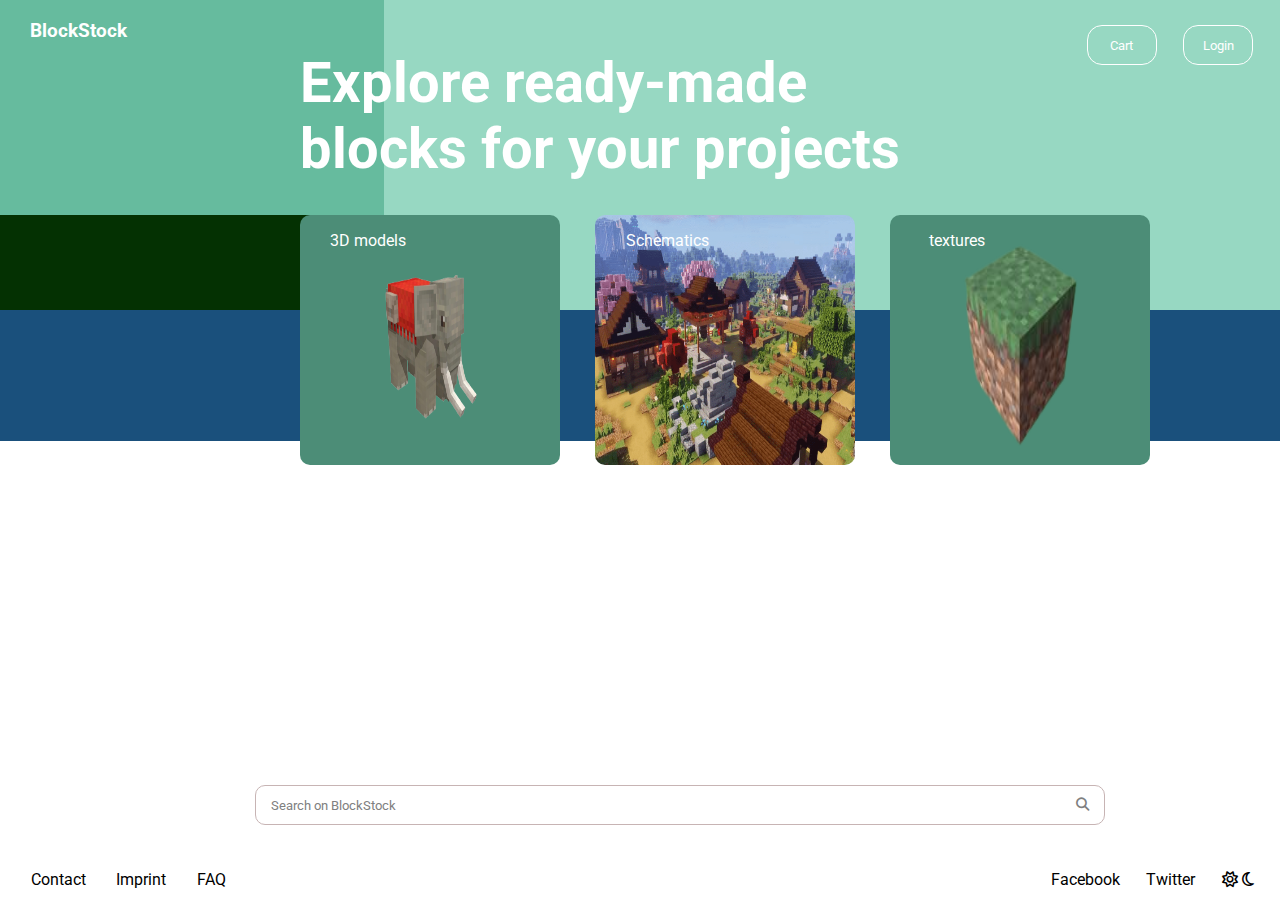
<file: Second UI/index.html>
<!DOCTYPE html>
<html lang="en">
<head>
    <meta charset="UTF-8">
    <meta http-equiv="X-UA-Compatible" content="IE=edge">
    <meta name="viewport" content="width=device-width, initial-scale=1.0">
    <title>BLOCKSTOCK</title>
    <link rel="stylesheet" href="style.css">
    <link rel="stylesheet" href="https://cdnjs.cloudflare.com/ajax/libs/font-awesome/6.4.0/css/all.min.css">
</head>
<body>
    <div class="container">
        <div class="explore">
            <div class="blockstock">
                <div class="part1">
                    <h3>BlockStock</h3>
                </div>
                <div class="part2"></div>
            </div>
            <div class="btn">
                <!-- <h1>Explore ready-made <br> blocks for your projects</h1> -->
                <span>
                    <button>Cart</button>
                    <button>Login</button>
                </span>
            </div>

        </div>
        <div class="heading">
            <h1>Explore ready-made <br> blocks for your projects</h1>
        </div>
        <div class="footer">
            <button>Search on BlockStock <i class="fa-solid fa-magnifying-glass"></i></button>
           <div class="footer1">
            <ul>
                <li>Contact</li>
                <li>Imprint</li>
                <li>FAQ</li>
            </ul>
            <ul>
                <li>Facebook</li>
                <li>Twitter</li>
                <span>
                    <i class="fa-regular fa-sun"></i>
                    <i class="fa-regular fa-moon"></i>
                </span>
            </ul>
           </div>
        </div>
        <div class="image">
            <img src="./elephant-removebg-preview.png" alt="">
            <img src="./play ground.png" alt="">
            <img src="./green_garden-removebg-preview.png" alt="">
        </div>
        <div class="image-heading">
                <p>3D models</p>
                <p>Schematics</p>
                <p>textures</p>
        </div>
    </div>
    
</body>
</html>
</file>
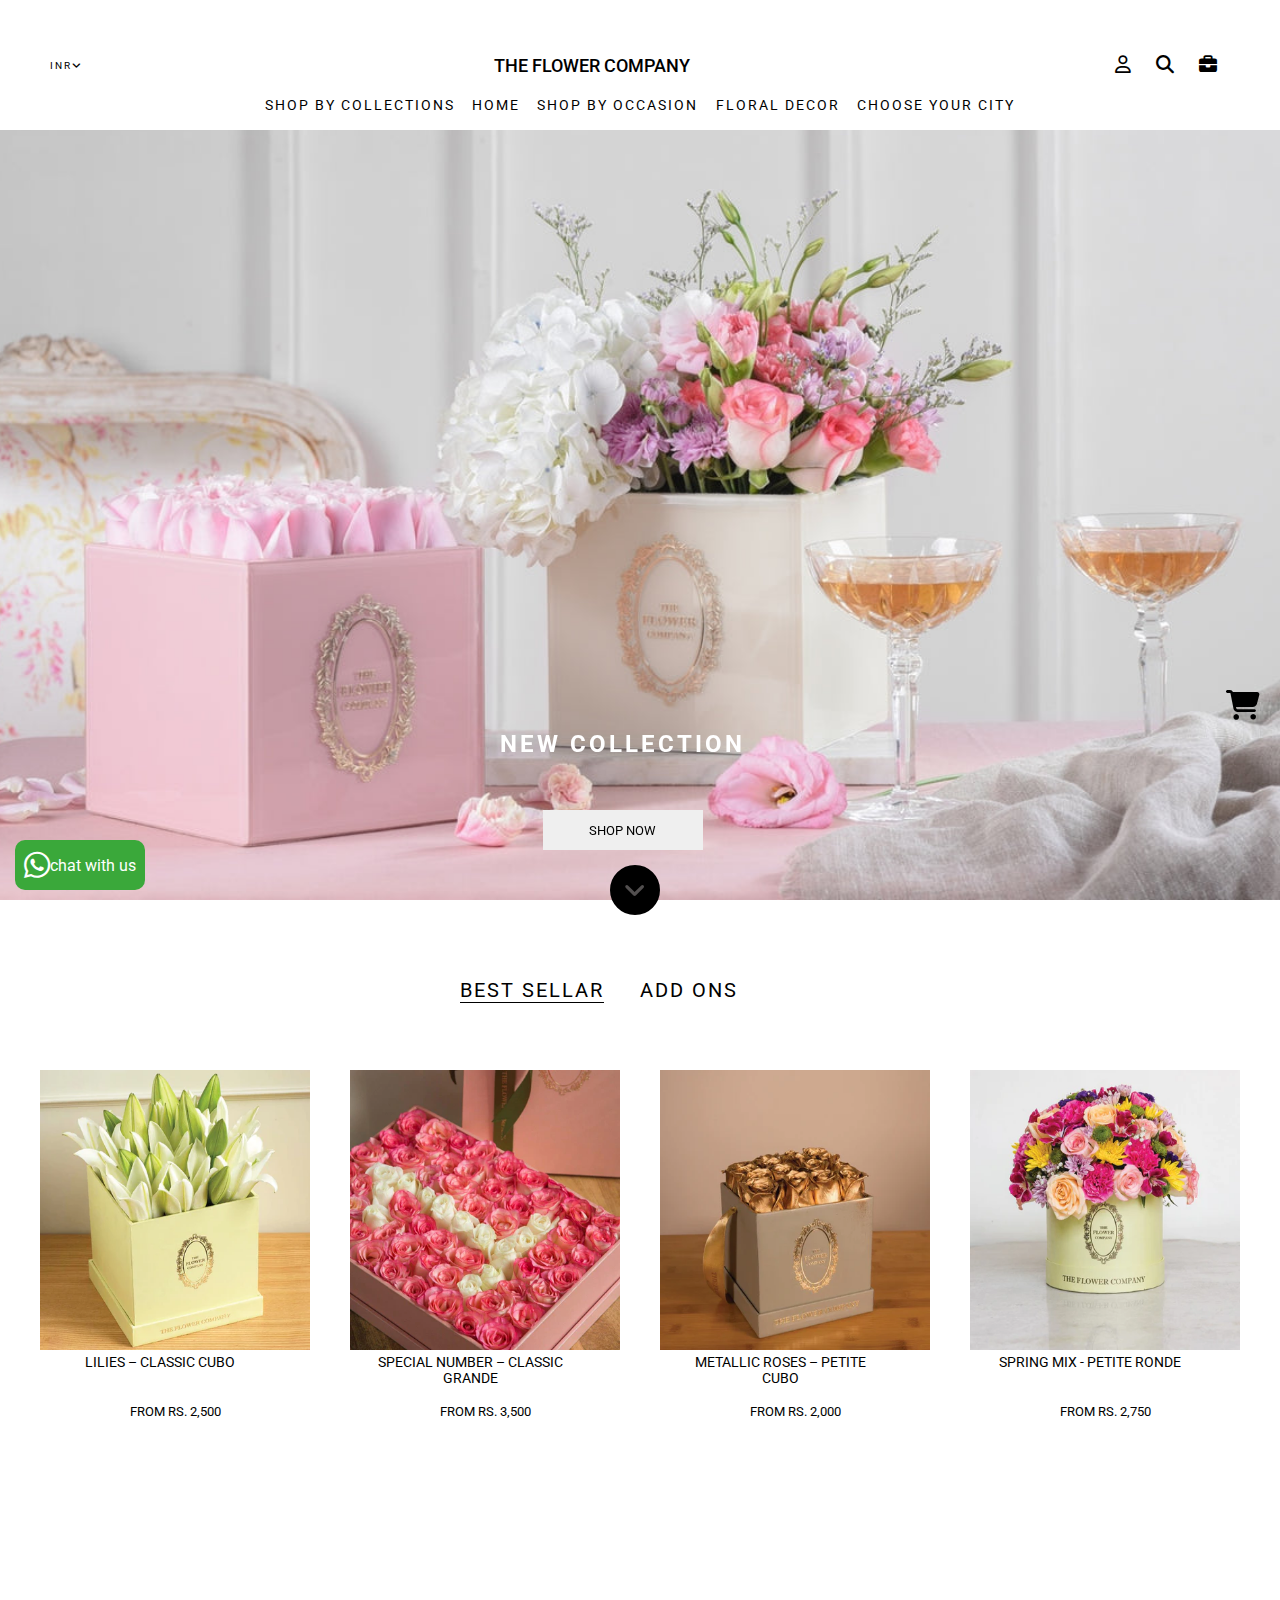
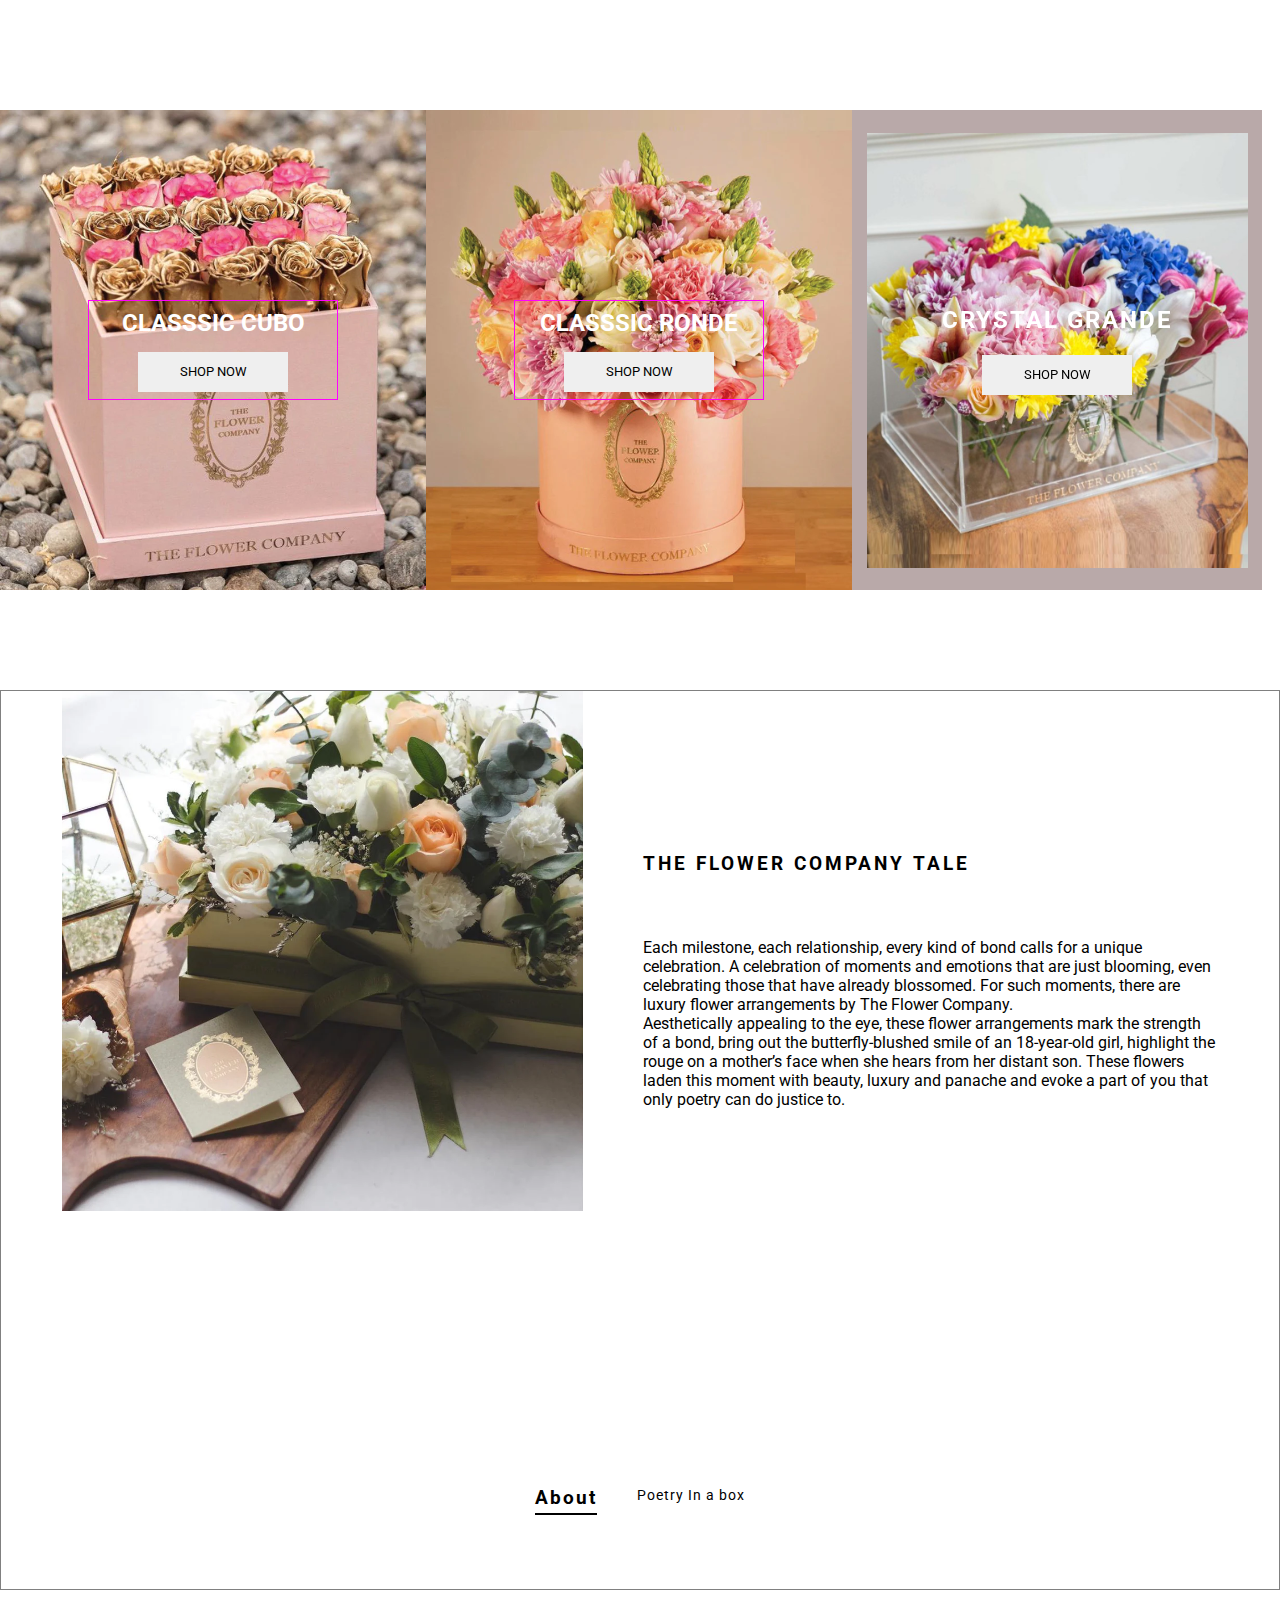
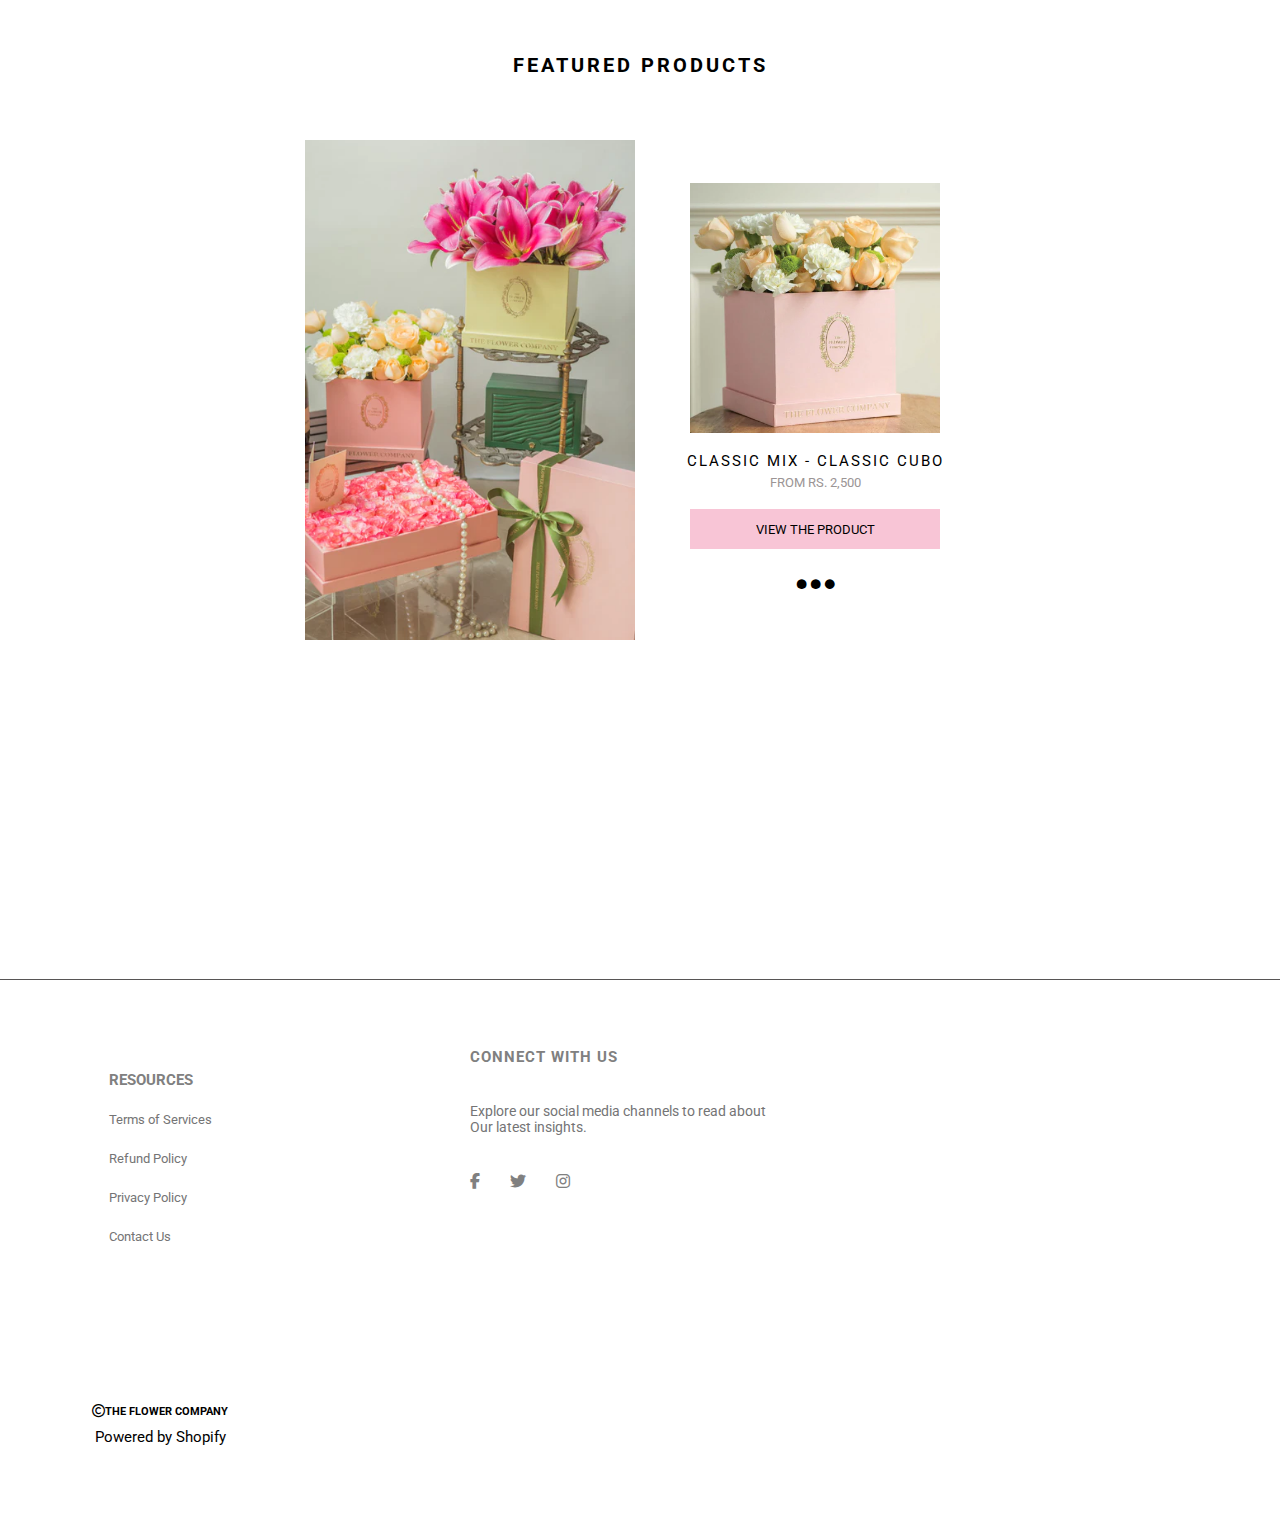
<file: The Flower Company/index.html>
<!DOCTYPE html>
<html lang="en">

<head>
    <meta charset="UTF-8">
    <meta http-equiv="X-UA-Compatible" content="IE=edge">
    <meta name="viewport" content="width=, initial-scale=1.0">
    <title>The Flower Company</title>
    <link rel="stylesheet" href="https://cdnjs.cloudflare.com/ajax/libs/font-awesome/6.4.0/css/all.min.css">
    <link rel="stylesheet" href="style.css">
</head>

<body>
    <nav>
        <div class="navbar">
            <div class="navbar-part1">
                <span class="nav1">
                    <p>I N R <i class="fa-solid fa-angle-down"></i></p>
                    <h1>THE FLOWER COMPANY</h1>
                </span>
                <span class="nav2">
                    <i class="fa-regular fa-user"></i>
                    <i class="fa-solid fa-magnifying-glass"></i>
                    <i class="fa-solid fa-briefcase"></i>
                </span>
            </div>
            <div class="navbar-part2">
                <div class="nav3">
                    <ul>
                        <li><a href="">SHOP BY COLLECTIONS</a></li>
                        <li><a href="">HOME</a></li>
                        <li><a href="">SHOP BY OCCASION</a></li>
                        <li><a href="">FLORAL DECOR</a></li>
                        <li><a href="">CHOOSE YOUR CITY</a></li>
                    </ul>
                </div>
            </div>
    </nav>

    </div>
    <div class="responsive-navbar">
        <i class="fa-solid fa-bars"></i>
        <h3>THE FLOWER COMPANY</h3>
        <i class="fa-solid fa-magnifying-glass"></i>
        <i class="fa-solid fa-briefcase"></i>

    </div>
    <div class="banner">
        <div class="text">
            <h2>NEW COLLECTION</h2>
            <button>SHOP NOW</button>
        </div>
        <div class="icon">
            <i class="fa-solid fa-angle-down"></i>
        </div>

    </div>
    <div class="responsive-banner">
        <div class="text1">
            <h2>NEW COLLECTION</h2>
            <button>SHOP NOW</button>
            <!-- <i class="fa-solid fa-angle-down"></i> -->
        </div>
        <!-- <i class="fa-solid fa-angle-down"></i>   -->


    </div>
    <div class="best-sellar">
        <ul>
            <li><a href="" style="border-bottom: 1px solid black;">BEST SELLAR</a></li>
            <li><a href="">ADD ONS</a></li>
        </ul>
        <div class="best-sellar-image">
            <div class="card shadow-sm">
                <img src="./lilies.webp" alt="">
                <div class="card-body">
                    <p class="card-text">LILIES – CLASSIC CUBO</p>
                    <div class="d-flex justify-content-between align-items-center">
                        <small class="text-body-secondary">FROM RS. 2,500</small>
                    </div>
                </div>
            </div>

            <div class="card shadow-sm">
                <img src="./grande.webp" alt="">
                <div class="card-body">
                    <p class="card-text">SPECIAL NUMBER – CLASSIC GRANDE</p>
                    <div class="d-flex justify-content-between align-items-center">
                        <small class="text-body-secondary">FROM RS. 3,500</small>
                    </div>
                </div>
            </div>
            <div class="card shadow-sm">
                <img src="./cubo.webp" alt="">
                <div class="card-body">
                    <p class="card-text">METALLIC ROSES – PETITE CUBO</p>
                    <div class="d-flex justify-content-between align-items-center">
                        <small class="text-body-secondary">FROM RS. 2,000</small>
                    </div>
                </div>
            </div>
            <div class="card shadow-sm">
                <img src="./ronde.webp" alt="">
                <div class="card-body">
                    <p class="card-text">SPRING MIX - PETITE RONDE</p>
                    <div class="d-flex justify-content-between align-items-center">
                        <small class="text-body-secondary">FROM RS. 2,750</small>
                    </div>
                </div>
            </div>
        </div>
    </div>
    <div class="box-container">
        <div class="boxA">
            <div class="box1">
                <div class="text2">
                    <h2>CLASSSIC CUBO</h2>
                    <BUtton>SHOP NOW</BUtton>
                </div>
            </div>
        </div>
        <div class="box2">
            <div class="text2">
                <h2>CLASSSIC RONDE</h2>
                <BUtton>SHOP NOW</BUtton>
            </div>
        </div>
        <div class="box3">
            <img src="./box3.1.jpg" alt="">
            <div class="text3">
                <h2>CRYSTAL GRANDE</h2>
                <BUtton>SHOP NOW</BUtton>
            </div>
        </div>
    </div>
    <div class="the-flower">
        <div class="the-flower-part1">
            <div class="image-section">
                <img src="./image section.webp" alt="">
            </div>
            <div class="text-section">
                <h3>THE FLOWER COMPANY TALE</h3>
                <p>Each milestone, each relationship, every kind of bond calls for a unique celebration. A celebration
                    of moments and emotions that are just blooming, even celebrating those that have already blossomed.
                    For such moments, there are luxury flower arrangements by The Flower Company. <br>
                    Aesthetically appealing to the eye, these flower arrangements mark the strength of a bond, bring out
                    the butterfly-blushed smile of an 18-year-old girl, highlight the rouge on a mother’s face when she
                    hears from her distant son. These flowers laden this moment with beauty, luxury and panache and
                    evoke a part of you that only poetry can do justice to.</p>

            </div>
        </div>
        <div class="the-flower-part2">
            <span>
                <h3>About</h3>
                <p>Poetry In a box</p>
            </span>
        </div>
    </div>
    <div class="feature">
        <div class="heading">
            <h1>FEATURED PRODUCTS</h1>
        </div>
        <div class="feature-image">
            <div class="feature-image1">
                <img src="./feature1.webp" alt="">
            </div>
            <div class="feature-image2">
                <img src="./feature2.webp" alt="">
                <span>
                    <p style="font-size: 15px; letter-spacing: 2px;">CLASSIC MIX - CLASSIC CUBO</p>
                    <p style="font-size: 13px; color: rgb(155, 149, 149);">FROM RS. 2,500</p>
                </span>
                <button>VIEW THE PRODUCT</button>
                <i class="fa-solid fa-ellipsis"></i>
            </div>
        </div>
    </div>
    <div class="footer">
        <div class="footer1">
            <div class="resource">
                <ul>
                    <h4>RESOURCES</h4>
                    <li><a href="">Terms of Services</a></li>
                    <li><a href="">Refund Policy</a></li>
                    <li><a href="">Privacy Policy</a></li>
                    <li><a href="">Contact Us</a></li>
                </ul>
            </div>
            <div class="connect">
                <h4>CONNECT WITH US</h4>
                <p>Explore our social media channels to read about Our latest insights.</p>
                <span>
                    <i class="fa-brands fa-facebook-f"></i>
                    <i class="fa-brands fa-twitter"></i>
                    <i class="fa-brands fa-instagram"></i>
                </span>
            </div>
        </div>
        <div class="footer2">
            <span>
                <i class="fa-regular fa-copyright"></i>
                <h5>THE FLOWER COMPANY</h5>
            </span>
            <P>Powered by Shopify</P>
        </div>
    </div>
    <div class="whatsapp">
        <button><i class="fa-brands fa-whatsapp"></i> chat with us</button>
    </div>
    <div class="cart">
        <i class="fa-solid fa-cart-shopping"></i>
    </div>

</body>

</html>
</file>
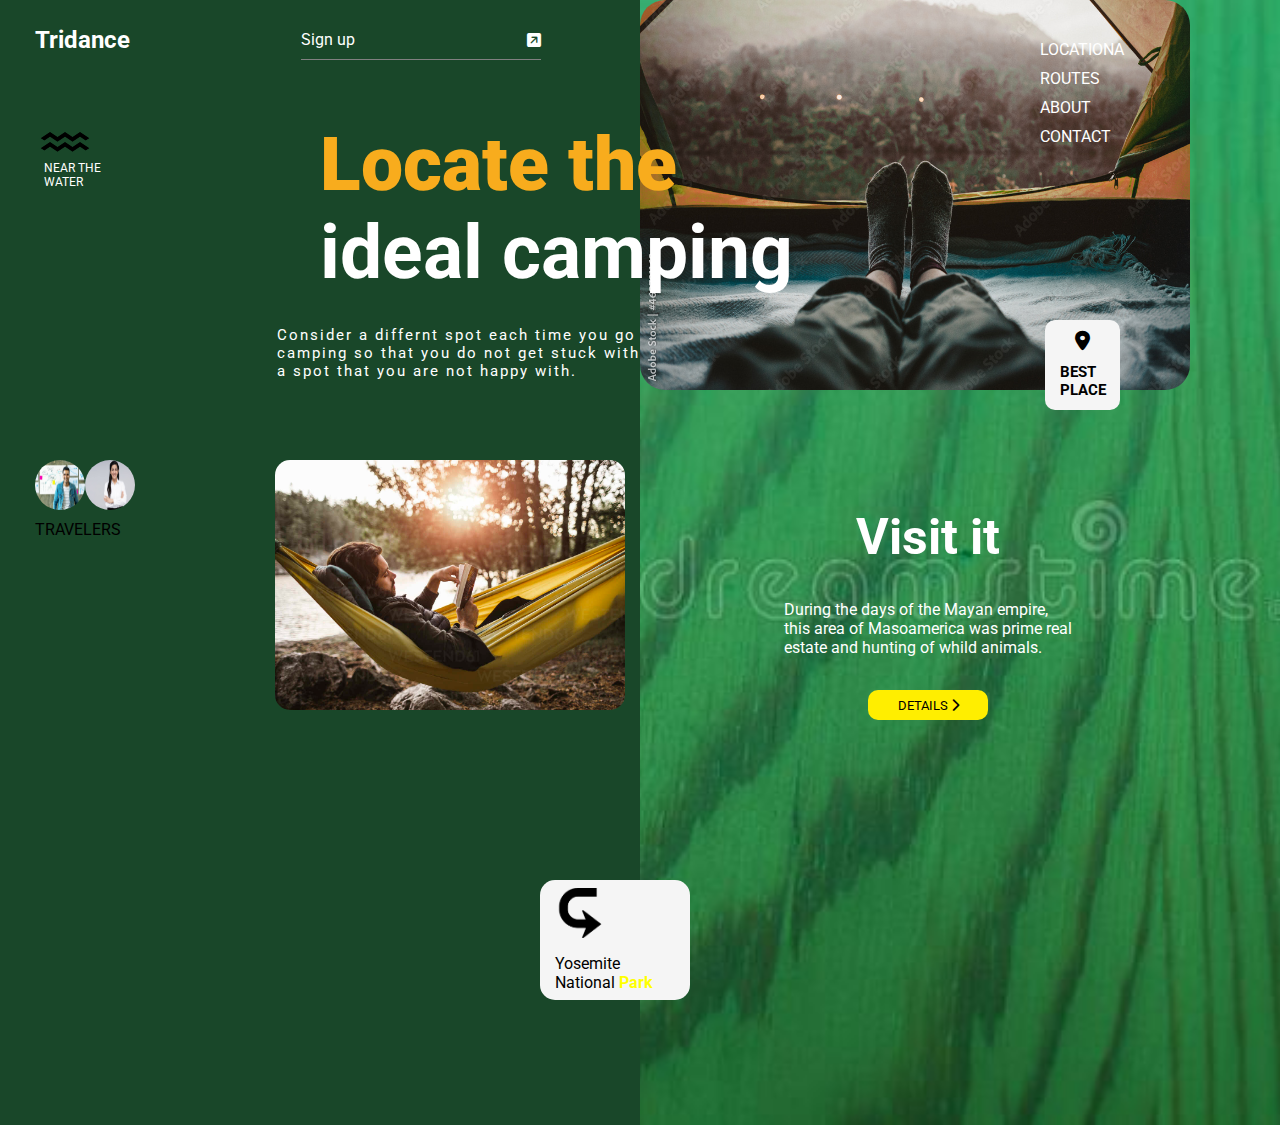
<file: Third UI/index.html>
<!DOCTYPE html>
<html lang="en">
<head>
    <meta charset="UTF-8">
    <meta http-equiv="X-UA-Compatible" content="IE=edge">
    <meta name="viewport" content="width=device-width, initial-scale=1.0">
    <title>Tridance</title>
    <link rel="stylesheet" href="style.css">
    <link rel="stylesheet" href="https://cdnjs.cloudflare.com/ajax/libs/font-awesome/6.4.0/css/all.min.css">
</head>
<body>
    <div class="container">
        <div class="third-ui">
            <div class="part1">
                <div class="navbar">
                    <h2>Tridance</h2>
                    <span>
                        <a href="">Sign up</a>
                        <i class="fa-solid fa-square-arrow-up-right"></i>
                    </span>
                </div>
                <div class="second-section">
                    <span>
                        <img src="./zigzag.png" alt="">
                        <p>NEAR THE <br> WATER</p>
                    </span>
                </div>
                <div class="para">
                    <p>Consider a differnt spot each time you go <br> camping so that you do not get stuck with <br> a spot that you are not happy with.</p>
                </div>
                <div class="third-section">
                    <div class="third-section1">
                        <span>
                            <img src="./1.jpg" alt="">
                            <img src="./2.jpg" alt="">
                        </span>
                        <p>TRAVELERS</p>
                    </div>
                   <div class="third-section2">
                    <img src="./footer.jpg" alt="">
                   </div>
                    
                </div>
            </div>
            <div class="part2">
                <div class="image">
                    <img src="./camping.jpg" alt="">
                    <!-- <div class="gradient">
                    </div> -->
                </div>
                <div class="visit">
                    <h1>Visit it</h1>
                    <p>During the days of the Mayan empire, <br> this area of Masoamerica was prime real <br> estate and hunting of whild animals. </p>
                    <button>DETAILS <i class="fa-solid fa-chevron-right"></i></button>
                </div>
            </div>
            <!-- <div class="gradient">
            </div> -->

        </div>
        <div class="locate">
            <h1><b style="color: rgb(248,172,29);">Locate the</b> <br>ideal camping</h1>
        </div>
        <div class="routes">
            <ul>
                <li>LOCATIONA</li>
                <li>ROUTES</li>
                <li>ABOUT</li>
                <li>CONTACT</li>
            </ul>
        </div>
        <div class="best">
            <i class="fa-solid fa-location-dot"></i>
            <h3>BEST <br> PLACE</h3>
        </div>
        <div class="arrow">
            <img src="./arrow1-removebg-preview.png" alt="">
            <p>Yosemite <br> National <b style="color: yellow;">Park</b></p>
        </div>
    </div>
    
</body>
</html>
</file>
<file: fifth UI/style.css>
*{
    margin: 0;
    padding: 0;
    box-sizing: border-box;
    /* border: 1px solid goldenrod; */
}

.container{
    width: 100%;
    height: 100vh;
    display: flex;
    align-items: center;
    justify-content: space-between;
    /* margin: 20px auto; */
    background-color: #edf9f5;
    padding: 30px;
}

.text{
    width: 60%;
    height: 600px;
    color:#01553d;
    background-color: #edf9f5;
    /* margin-left: 40px; */
    /* border: 1px solid red; */
    display: flex;
    flex-direction: column;
    justify-content: space-around;
}
.text .logo img{
    width: 120px;
    /* margin-top: 10px; */
} 
nav{
    display: flex;
    align-items: center;
    justify-content: space-between;
}

nav .menu{
    width: 50%;
    display: flex;
    align-items: center;
     justify-content: space-between;
     font-size: 23px;
     margin-right: 40px; 
     /* border: 1px solid red; */
}
.text h6{
    font-size: 18px;
    /* padding-top: 100px; */
    /* padding-bottom: 20px; */
    font-weight: 400;
    color: gray;
}
.text h2{
    
    font-size: 35px;
    font-family:  Arial, sans-serif;
    padding-bottom: 20px;

}

.text p{
    font-size: 18px;
    width: 60%;
    padding-bottom: 20px;
}

/* .btn{
    margin-bottom: 40px;
    
} */
.btn button{
    width: 100px;
    height: 35px;
    border:none;
    font-size: 15px;
    border-radius: 20px;
}

.red {
   background-color: red;
   color: #ffff;
   margin-right: 20px;
}
.grn{
    background-color: aquamarine;
    color: #01553d;
    font-weight: 700;
}

 .container .image{
    width: 40%;
    height: 600px;
    background-color: #01553d;
    border-bottom-left-radius:50px ;
    
}
.image .img_btn{
    display: flex;
    align-items: center;
    justify-content: center;
    height: 15%;
    /* border: 1px solid red; */

}
.image .img_btn button{
   
    width: 110px;
    height: 40px;
    font-size: 14px;
    border: none;
    border-radius: 20px;
}
.bg{
    background-color: transparent;
    color:  aquamarine;
}

.img_section span{
    display: flex;
}

.img-1 img{
    width: 140px;
    height: 150px;
    margin-top: 60px;
    position: relative;
    right: 40px;
}
.img-2 img{
    width: 160px;
    height: 200px;
    position: relative;
    right: 20px;
    margin-top: 25px;
    border-top-right-radius:50px ;
}

.img-4 img{
    width: 150px;
    height: 150px;
   position: relative;
   right: 30px;
    margin-top: 30px;
}

.img-3 img{
    width: 150px;
    height: 190px;
    position: relative;
    right: 50px;
    margin-top: 10px;
    border-bottom-left-radius:50px ;
}
</file>
<file: First UI/style.css>
@import url('https://fonts.googleapis.com/css2?family=Roboto:wght@300;400&display=swap');
*{
    margin: 0;
    padding: 0;
    box-sizing: border-box;
    /* border: 1px solid red; */
   font-family: 'Roboto', sans-serif;
}
.container{
    width: 100%;
    height: 80vh;
    display: flex;
    /* justify-content: space-between; */
    /* border: 2px solid royalblue; */
    position: relative;
    /* background-color: gray; */
    background-color: rgb(205, 238, 238);
}
.part1{
    width: 65%;
    height: 60vh;
    display: flex;
    flex-direction: column;
    /* justify-content: space-between;   */
    padding-left: 30px;
    /* padding: 30px; */
    /* border: 1px solid red; */
     /* background-color: rgb(205, 238, 238); */
}
.navbar{
    width: 80%; 
    height: 350px;
    display: flex;
    justify-content: center;
    align-items: center;
    /* padding-top: 30px; */
}
.navbar ul{
    list-style: none;
    width: 100%;
    display: flex;
    justify-content: space-around;
    align-items: center;
}
.navbar ul h2{
   font-size: 30px;
   padding: 0px 20px;
}
.navbar ul li{
    padding-left: 50px;
}
.pay{
    display: flex;
    justify-content: space-between;
    /* justify-content: center; */
    align-items: center;
    width: 450px;
    height: 250px;
    /* border: 1px solid rebeccapurple; */
    margin-left: 225px;
    /* padding-top: 10px; */
    /* font-size: 17px; */
    /* margin-top: 20px; */
}
.get{
    width: 770px;
    height: 250px;
    /* border: 1px solid red; */
    display: flex;
    align-items: center;
    justify-content: space-between;
    /* padding-left: 15px; */
    margin-left: 40px;
    margin-top: 40px;
    position: relative;
}
.get h1{
    font-size: 70px;
    letter-spacing: 2px;
}
.get a{
    color: black;
}
.part2{
    width: 25%;
    height: 80vh;
    background-color: rgb(224, 204, 19);
    display: flex;
    flex-direction: column;
    justify-content: center;
    align-items: center;
    justify-content: space-around;
    padding-top: 10px;
}
.part2 img{
    width: 260px;
    height: 230px;
    padding-top: 30px;
}
/* .image{
    position: absolute;
} */
.image img{
    position: absolute;
    width: 120px;
    height: 120px;
    /* border: 50px solid white; */
    top: 65px;
    right: 418px;
    /* left: 830px; */
    /* color: rgb(156, 18, 18); */
    /* background-color: white; */
}
.btn button{
   width: 120px;
   height: 40px;
   background-color: black;
   color: white;
   border: none;
   position: absolute;
   top: 40px;
   right: 80px;
   font-size: 15px;
   /* left: 50px; */
   
}
.and-image img{
    position: absolute;
    top: 235px;
    right: 425px;
    width: 85px;
    height: 85px;
}
.container1{
    width: 100%;
    height: 50vh;
    background-color: rgb(205, 238, 238);
    display: flex;
    justify-content: space-between;
}
.agent{
    width: 55%;
    height: 45vh;
    display: flex; 
    justify-content: space-between;
    padding: 0px 50px;
    /* border: 1px solid rgb(146, 235, 235); */
    margin-top: 30px;
}
.agent span :first-child{
    font-size: 65px;
}
.agent .para{
    font-size: 32px;
    font-weight: 400;
}
.color{
    width: 30%;
    height: 50vh;
    /* border: 1px solid green; */
    display: flex;
    flex-direction: column;
    justify-content: center;
    align-items: center;
    margin-right: 80px;
}
.boxes{
    width: 330px;
    height: 230px;
    /* border: 1px solid gray; */
    display: flex;
    align-items: end;
    margin-right: 35px;
    
}
.box1{
    width: 90px;
    height: 130px;
    /* background-color: rgb(247, 174, 101); */
    background-color: rgb(255, 128, 128);
     display: flex;
    justify-content: center;
    align-items: end;
    padding-bottom: 10px;
}
.box2{
    width: 110px;
    height: 220px;
    background-color: black;
    display: flex;
    justify-content: center;
    align-items: end;
    padding-bottom: 10px;
}
.box3{
    width: 130px;
    height: 165px;
    background-color: rgb(81, 81, 190);
     display: flex;
    justify-content: center;
    align-items: end;
    padding-bottom: 10px;
}

.boxes p{
    color: white;
    /* display: flex;
    justify-content: center; */
}
.heading{
    width: 380px;
    height: 30px;
    /* border: 1px solid red; */
    margin-right: 40px;
    margin-top: 10px;
}
.heading span{
    display: flex;
    justify-content: space-evenly;
    /* padding-right: 70px; */
}
</file>
<file: Fourth UI/style.css>
*{
    margin: 0;
    padding: 0;
    box-sizing: border-box;
    /* border: 1px solid red; */
}
.container{
    width: 100%;
    height: 130vh;
    background-color: white;
    position: relative;
}
.navbar{
    width: 100%;
    height: 80px;
    display: flex;
    justify-content: space-between;
    /* align-items: center; */
    /* border: 1px solid red; */
    padding: 0px 20px;
    border-bottom: 1px solid black;
}
.navbar ul{
    display: flex;
    justify-content: space-around;
    /* /* justify-content: center; */
    align-items: center;
    width: 500px;
    /* border: 1px solid rgb(75, 53, 53); */
    list-style: none;
}
.navbar .nav1{
    width: 550px;
    height: 80px;
    color: gray;
    /* border: 1px solid violet; */
    /* margin-right: 120px; */
}
.navbar .nav1 h1{
    padding-bottom: 10px;
    color: #000;
}
.navbar .nav2{
    width: 200px;
    height: 80px;
    color: gray;
    /* border: 1px solid violet;    */
}
.plus{
    color: red;
    background-color: black;
    font-size: 25px;
    border: 10px solid black;
    border-radius: 50px;
}
.hero-section{
    width: 100%;
    height: 450px;
    /* border: 1px solid rgb(0, 255, 213); */
    display: flex;
    /* flex-direction: column; */
    justify-content: space-between;
}
.hero-section1{
    width: 50%;
    height: 320px;
    display: flex;
    flex-direction: column;
    justify-content: space-between;
}
.hero-section1 span{
    display: flex;
    justify-content: space-around;
    align-items: center;
    width: 450px;
    height: 50px;
    /* border: 1px solid rebeccapurple; */
    /* margin-bottom: 20px; */
}
.hero-section1 h1{
    font-size: 65px;
    display: flex;
    /* justify-content: center; */
    padding-top: 30px;
    padding-left: 30px;
}
.hero-section1 a{
    text-decoration: none;
    color: black;
    border-bottom: 1px solid grey;
}
.hero-section1 p{
    color: gray;
}
.image{
    width: 675px;
    height: 450px;
    border: 1px solid rgb(15, 13, 13);
    display: flex;
    justify-content: end;
    /* padding-right: 40px; */
}
.image img{
    width: 680px;
    height: 448px;
}
.boxes{
    width: 100%;
    height: 280px;
    /* border: 1px solid rebeccapurple; */
    display: flex;
}
.box1{
    width: 25%;
    height: 280px;
    /* border: 1px solid red; */
    display: flex;
    justify-content: space-between;
    flex-direction: column;
    padding : 10px 25px;
}
.box1 span{
    height: 140px;
    display: flex;
    justify-content: space-around;
    flex-direction: column;
}
.box1 button{
    width: 120px;
    height: 30px;
    border-radius: 20px;
    color: white;
    background-color: black;
    border: none;
}
.box1 span .btn1{
   width: 160px;
   border: 1px solid gray;
   background-color: transparent;
   color: #000;
}
.box1 span .btn2{
    width: 200px;
    border: 1px solid gray;
    background-color: transparent;
    color: #000;   
}
.box1 span .btn3{
    width: 100px;
    border: 1px solid gray;
    background-color: transparent;
    color: #000;   
}
.box2{
    width: 25%;
    height: 280px;
    border: 1px solid black;
    display: flex;
    flex-direction: column;
    padding-left: 50px;
    padding-top: 20px;
    padding-bottom: 20px;
    justify-content: space-between;
    background-color: orangered;
    color: rgb(44, 42, 42);
}
.box3{
    width: 25%;
    height: 280px;
    border: 1px solid black;
    display: flex;
    flex-direction: column;
    justify-content: space-between;
    padding-left: 30px;
    padding-top: 20px;
    padding-bottom: 20px;
}
.box3 img{
    width: 130px;
    height: 80px;
}
.box4{
    width: 25%;
    height: 280px;
    display: flex;
    flex-direction: column;
    justify-content: space-between;
    padding-left: 30px;
    background-color: gainsboro;
    border: 1px solid black;
}
.box4 span{
    width: 80%;
    height: 70px;
    /* border: 1px solid red; */
    display: flex;
    align-items: center;
    justify-content: space-between;
}
.box4 p{
    font-size: 70px;
}
.world{
    width: 380px;
    height: 80px;
    /* border: 1px solid red; */
    display: flex;
    position: absolute;
    top: 265px;
    left: 45px;
}
.world img{
    width: 70px;
    height: 70px;
    border-radius: 50px;
}
.world h1{
    font-size: 60px;
}
</file>
<file: in.hotels/style.css>
@import url('https://fonts.googleapis.com/css2?family=Wix+Madefor+Display&display=swap');
*{
    margin: 0;
    padding: 0;
    box-sizing: border-box;
    font-family: 'Wix Madefor Display', sans-serif; 
    /* border: 1px solid red; */
}
.container{
    width: 100%;
    height: 100vh;
    display: flex;
}
.navbar{
   width: 100%;
   height: 80px;
   /* background-color: gold; */
   display: flex;
   justify-content: space-between;
   padding: 20px;
   border-bottom: 1px solid #a59595;
}
.navbar span{
    display: flex;
    justify-content: space-around;
    width: 350px;
    height: 35px;
    /* background-color: #fff; */
}
.navbar ul{
    display: flex;
    justify-content: space-between;
    width: 500px;
    /* background-color: darkorchid; */
}
.navbar ul li{
    list-style: none;
}
.navbar a{
    text-decoration: none;
    color :rgb(236, 14, 14);
}
.responsive-navbar{
    display: none;
}
.container-2{
    width: 100%;
    height: 100vh;
    /* background-color: khaki; */
    padding: 15px 50px;
    /* border-bottom: 1px solid gray; */
    /* padding: 15px; */
}
/* .container-2  h2{
    padding: 10px 38px;
}
.container-2 hr{
    margin: 0px 20px;
} */
.btn{
    width: 100%;
    height: 80px;
    /* background-color: azure; */
    display: flex;
    justify-content: space-around;
    padding-top: 12px;
    /* flex-wrap: wrap; */
}

.container-2 button{
    width: 360px;
    display: flex;
    align-items: center;
    padding-left: 8px;
    flex-direction: row;
    height: 45px;
    background-color: transparent;
    border-radius: 8px;
}
.fa-location-dot{
    padding: 0px 10px;
    font-size: 18px;
}  

.btn2 {  
    display: flex;
    flex-direction: column;
    /* align-items: flex-start; */
    border: 2px solid red;
    background-color: rgb(209, 72, 57);
}
.fa-calendar{
    display: flex;
    justify-content: center;
    align-items: center;
   font-size: 18px;
   width: 50px;
   height: 30px;
   /* border: 1px solid darkblue; */
}
.btn2 span{
    text-align: left;
}
.btn3{  
    display: flex;
    background-color: rgb(209, 72, 57);
}
.fa-user{
    display: flex;
    justify-content: center;
    align-items: center;
   font-size: 18px;
   width: 50px;
   height: 30px;
   /* border: 1px solid darkblue; */
}
.btn3 span{
    text-align: left;
}

/* .date{
    width:70px;
    background-color: #fff;
} */
.btn .Search{
    display: flex;
    justify-content: center;
    font-size: 17px;
    width: 100px;
    height: 45px;
    border-radius: 25px;
    background-color: rgb(7, 51, 250);
    color: white;
    border: none;
    /* padding-right: 10px; */
}
.black-box{
    width: 100%;
    height: 70px;
    background-color: rgb(49, 47, 47);
    color: white;
    display: flex;
    margin-top: 15px;
    /* margin-left: 50px; */

}
.fa-triangle-exclamation{
    display: flex;
    align-items: center;
    justify-content: center;
    width: 80px;
    height: 70px;
    font-size: 23px;
    /* background-color: #f19292; */
}
.black-box span{
    display: flex;
    flex-direction: column;
    justify-content: space-around;
}
.black-box span a{
    color: white;
}
.hero-section{
    margin-top: 20px;
    width: 100%;
    height: 35vh;
    /* background-color: burlywood; */
}
.hero-section h1{
    color: black;
}
.hero-section-1{
    display: flex;
    flex-wrap: wrap;
}
.hero1{
    width: 30%;
    height: 120px;
    display: flex;
    /* justify-content: space-around; */
    margin: 20px 10px;
    /* border: 1px solid gainsboro; */
}
.hero1-image{
    width: 80px;
    height: 100px;
    display: flex;
    align-items: center;
    /* background-color: aquamarine; */
}
.hero1-image img{
    width: 50px;
    height: 50px;
}
.hero1 span{
    display: flex;
    flex-direction: column;
    justify-content: space-around;
    font-size: 14px;
}
.hero1 span a{
    text-decoration: none;
    color: rgb(18, 18, 233);
} 
.hero2{
    width: 30%;
    height: 120px;
    display: flex;
    /* justify-content: space-around; */
    margin: 20px 10px;
    /* border: 1px solid gainsboro; */
}
.text1{
    display: flex;
    flex-direction: column;
    justify-content: space-around;
    font-size: 14px;
}
.text1 span{
    width: 220px;
    height: 20px;
    /* border: 1px solid gainsboro; */
    display: flex;
    justify-content: space-between;
}
.text1 a{
    text-decoration: none;
    color: rgb(18, 18, 233);
}
.hero3{
       width: 30%;
    height: 120px;
    display: flex;
    /* justify-content: space-around; */
    margin: 20px 10px;
    /* border: 1px solid gainsboro; */
}
.hero3-image{
     width: 80px;
    height: 100px;
    /* border: 1px solid violet; */
    display: flex;
    align-items: center;
}
.hero3-image i{
    font-size: 26px;
    border: 10px solid rgb(204, 207, 204);
    border-radius: 50px;
    color: rgb(71, 190, 71);
}
.hero3 span{
    display: flex;
    flex-direction: column;
    justify-content: space-around;
    font-size: 12px;
    width: 200px;
    height: 70px;
    /* border: 1px solid green; */
}
.gray-box{
    width: 100%;
    height: 30vh;
    background-color: rgb(173, 158, 158);
    /* border-bottom: 10px solid darkblue; */
}
.line{
    width: 100%;
    border-bottom: 1px solid rgb(223, 215, 215);
    padding-top: 20px;
}
.reward-section{
    width: 100%;
    height: 40vh;
    /* border: 1px solid rgb(223, 94, 240); */
    display: flex;
    margin-top: 20px;
}
.reward-image{
    width: 40%;
    display: flex;
    flex-direction: column;
    justify-content: center;
    align-items: end;
    height: 230px;
    /* border: 1px solid chocolate; */
    /* background-color: azure; */
}
.reward-image img{
    width: 330px;
    height: 330px;
    /* border: 1px solid chocolate; */
}
.reward-image a{
    text-decoration: none;
    padding-right: 100px;
}
.reward-text{
    width: 50%;
    display: flex;
    flex-direction: column;
    justify-content: space-around;
    /* justify-content: center; */
    /* align-items: center; */
    height: 230px;
    /* border: 1px solid chocolate; */
    /* background-color: azure; */

}
.reward-text img{
    width: 280px;
    height: 25px;
}
.reward-text p{
    font-size: 13px;
}
.reward-text span{
    display: flex;
    width: 300px;
    /* border: 1px solid firebrick; */
    justify-content: space-around;
    
}
.reward-text span :first-child{
    width: 150px;
    height: 40px;
    border-radius: 20px;
    background-color: rgb(37, 37, 247);
    border: none;
    display: flex;
    justify-content: center;
    color: white;
}
.reward-text span button{
    width: 100px;
    border: none;
    color: rgb(37, 37, 247);
    font-size: 16px;
}
.boxes{
    width: 100%;
    height: 45vh;
    /* border: 1px solid gold; */
    display: flex;
    flex-direction: column;
    justify-content: space-between;
}
.grid{
    width: 100%;
    height: 35vh;
    display: grid;
    grid-template-columns: repeat(3, 405px);
    grid-template-rows: repeat(25% , 25% , 25% );
    gap: 10px;
}
.box1{
    background-image: url(./hob_aa_guest_house.jpg);
    background-position: center;
    background-size: cover;
}
.box2{
    background-image: url(./hob_aa_apartment.jpg);
    background-position: center;
    background-size: cover;
}
.box3{
    background-image: url(./hob_aa_resorts.jpg);
    background-position: center;
    background-size: cover;
}
h1{
    color: white;
    display: flex;
    /* align-items: flex-end; */

}
.grid1{
    width: 100%;
    height: 45vh;
    display: grid;
    grid-template-columns: repeat(3, 405px 600px 200px);
    grid-template-rows: repeat(25% );
    gap: 10px;
    border: 1px solid gray;
    padding-top: 20px;
    margin-bottom: 80px;
}
.box4{
    background-image: url(./box4.jpg);
}
.box5{
    display: flex;
    flex-direction: column;
    justify-content: space-around;
    /* border-top: 1px solid gray; */
}
.box5 h1{
    color: black;
    font-size: 28px;
}

.box6 img{
    width: 150px;
    height: 150px;
    
}
.footer{
    width: 100%;
    height: 140vh;
    /* border: 2px solid yellowgreen; */
}
.footer1{
    display: flex;
    width: 100%;
    height: 110vh;
    /* padding-bottom: 20px; */
    /* background-color: rgb(236, 142, 236);    */
}
.top{
  width: 20%;
  /* background-color: aqua; */
}
.top h4{
    padding: 10px 0px;
    font-size: 14px;
}
.top ul{
    list-style: none;
}
.top ul li{
    padding: 5px 0px;
    font-size: 12px;
}
.top ul li a{
    text-decoration: none;
    color: blue;
}
.country{
    width: 20%;
    /* background-color: antiquewhite; */
}
.country h4{
    padding: 10px 0px;
    font-size: 14px;
}
.country ul{
    list-style: none;
}
.country ul li{
    padding: 5px 0px;
    font-size: 12px;   
}
.country ul li a{
    text-decoration: none;
    color: blue;    
}
.Support{
    width: 18%;
    /* background-color: antiquewhite; */
}
.Support h4{
    padding: 10px 0px;
    font-size: 14px;
}
.Support ul{
    list-style: none;
}
.Support ul li{
    padding: 5px 0px;
    font-size: 12px;   
}
.Support ul li a{
    text-decoration: none;
    color: blue;    
}
.supplier{
    width: 28%;
    /* background-color: antiquewhite; */
}
.supplier h4{
    padding: 10px 0px;
    font-size: 14px;
}
.supplier ul{
    list-style: none;
}
.supplier ul li{
    padding: 5px 0px;
    font-size: 12px;   
}
.supplier ul li a{
    text-decoration: none;
    color: blue;    
}
.policies{
    width: 20%;
    /* background-color: antiquewhite; */
}
.policies h4{
    padding: 10px 0px;
    font-size: 14px;
}
.policies ul{
    list-style: none;
}
.policies ul li{
    padding: 5px 0px;
    font-size: 12px;   
}
.policies ul li a{
    text-decoration: none;
    color: blue;    
}
.other{
    width: 20%;
    /* background-color: antiquewhite; */
}
.other h4{
    padding: 10px 0px;
    font-size: 14px;
}
.other ul{
    list-style: none;
}
.other ul li{
    padding: 5px 0px;
    font-size: 12px;   
}
.other ul li a{
    text-decoration: none;
    color: blue;    
}
.footer2{
    width: 100%;
}
.footer2 p{
  font-size: 12px;
  padding-top: 10px;
}

@media(max-width : 768px){
    .navbar{
        display: none;
    }
    .responsive-navbar{
        display: block;
        display: flex;
        padding: 0px 12px;
        justify-content: space-between;
        width: 100%;
        height: 50px;
        border-bottom: 1px solid #302f2f;
        /* border: 1px solid rgb(57, 5, 245); */

    }
    .responsive-navbar img{
       width: 120px;
    }
    .responsive-navbar span{
        width: 150px;
        height: 50px;
        /* border: 1px solid rgb(57, 5, 245); */
        display: flex;
        justify-content: space-around;
        align-items: center;
        font-size: 20px;
        color: orangered;

    }
    .container-2{
        width: 100%;
        min-height: 100vh;
        /* border: 1px solid rgb(137, 247, 137); */
        /* padding-left: 10px; */
        padding: 0px;
    }
    .container-2 button{
        width: 95%;
        border: 1px solid gray;
    }
    .container-2 h2{
        padding-left: 10px;
    }
    .btn{
        width: 100%;
        height: 240px;
        display: flex;
        flex-direction: column;
        /* padding-left: 10px; */
        /* border: 1px solid rgb(28, 238, 28); */
        /* padding: 0px; */
        /* padding-top: 10px 0px; */
    }
    .btn1{
        width: 100%;
        height: 30px;
    }
    .btn .Search{
        width: 95%;
    }
    .black-box{
        width: 95%;
        height: 100px;
       margin-left: 10px;
       border-radius: 10px;
       padding: 10px 0px;
    }
    .black-box span{
        font-size: 13px;
        width: 75%;
        height: 80px;
        /* border: 1px solid red; */
        /* padding: 20px 0px; */
    }
    .hero-section{
        height: 80vh;
        width: 100%;
        /* border: 1px solid rgb(55, 0, 255); */
        padding: 0px 10px;
    }
    .hero-section h1{
        font-size: 25px;
    }
    .hero-section-1{
        height: 430px;
        width: 100%;
        /* border: 1px solid rgb(55, 0, 255); */
    }
    .hero1{
        width: 90%;
        /* height: 30px; */
        /* padding-top: 50px; */
    }
    .hero2{
        width: 90%;
    }
    .hero3{
        width: 90%;
    }
    .gray-box{
        width: 90%;
        height: 400px;
        border: 1px solid red;
        margin-left: 25px;
        border-radius: 5px;
    }
    .reward-section{
        width: 100%;
        height: 450px;
        display: flex;
        flex-direction: column;
    }
    .reward-image{
        width: 70%;
    }
    .reward-image a{
        display: none;
    }
    .reward-text{
        width: 85%;
        /* height: 220px; */
        padding:  0px 15px;
    }
    .grid{
        display: grid;
        grid-template-columns: repeat(2 , 1fr);
        /* height: 200px; */
    }
    .box1{
        width: 100%;
        height: 120px;
        border-radius: 10px;
    }
    .box2{
        width: 100%;
        height: 120px;
        border-radius: 10px;
    }
    .box3{
        display: none;
    }
    .grid1{
        display: grid;
        grid-template-columns: repeat(2 , 1fr);
    }
    /* .box6{
        display: none;
    } */

}
</file>
<file: mi/style.css>
@import url('https://fonts.googleapis.com/css2?family=Roboto&display=swap');
@import url('https://fonts.googleapis.com/css2?family=Wix+Madefor+Display&display=swap');
*{
    margin: 0;
    padding: 0;
    box-sizing: border-box;
    font-family: 'Wix Madefor Display', sans-serif;
}
.navbar-responsive{
    display: none;
}
.navbar{
    width: 100%;
    height: 50px;
    background-color: white;
    position: fixed;
}
/* .navbar span{

    display: flex;
    justify-content: space-around;
}
.navbar ul {
    width: 50%;
    border: 1px solid red;
    display: flex;
    justify-content: space-between;
}
.heading1{
    width: 40%;

} */
.navbar span{
    display: flex;
    justify-content: space-between;
}
.heading1{
    /* border: 1px solid red; */
    width:  50%;
    height: 50px;
    display: flex;
    justify-content: space-around;
    align-items: center;
    color: rgb(88, 85, 85);
    font-size: 15px;
}
.heading1 li img{
    width: 25px;
    height: 25px;
}
.heading2{
    /* border: 1px solid red; */
    width:  25%;
    height: 50px;
    display: flex;
    justify-content: space-around;
    align-items: center;
    margin-right: 10px;  
    font-size: 15px;
}
.bi-person{
    font-size: 22px;
}
.banner{
    width: 100%;
    height: 70vh;
    background-image: url(./banner1.3.webp);
    background-size: cover;
    display: flex;
    /* align-items: center; */
    /* justify-content: center; */
}
.responsive-banner{
    display: none;
}
.text{
    /* width: 300px; */
    width: 25%;
    height: 250px;
    /* border: 1px solid red; */
    color: white;
    display: flex;
    flex-direction: column;
    justify-content: space-around;
    /* margin-right: 500px; */
    margin: 100px 210px;
    font-family: 'Roboto', sans-serif;
}
.text h2{
    font-size: 30px;
    font-weight: 400;
    
}
.text p{
    font-size: 21px;
}
.text button{
    width: 240px;
    height: 35px;
    border-radius: 10px;
    border: none;
    font-size: 15px;
    margin-top: 20px;
}
.line{
    border-top: 15px solid rgb(240, 234, 234);
}
.banner1{
    width: 100%;
    height: 70vh;
    background-image: url(./banner2.webp);
    background-size: cover;
    display: flex;
    flex-direction: column;
    justify-content: center;
    /* margin-top: 20px; */
    /* align-items: center; */
}

.text1{
    width: 20%;
    height: 100px;
    /* border: 1px solid red; */
    display: flex;
    flex-direction: column;
    justify-content: center;
    justify-content: space-around;
    margin-top: 100px;
    margin-left: 240px;
}
.text1 span{
    display: flex;
    justify-content: space-between;
    align-items: center;
    width: 200px;
    height: 30px;
    /* border: 1px solid red; */
}
.text1 button{
    width: 120px;
    height: 32px;
    background-color: black;
    color: white;
    font-size: 16px;
    border-radius: 10px;
    border: none;
}
.boxes{
    width: 100%;
    min-height: 130vh;
    display: grid;
    grid-template-columns: repeat(4 , 1fr);
    grid-template-rows: 50% 50%;
    background-color:  rgb(247,247,247); 
    gap: 20px;
    padding: 20px;
    /* flex-wrap: wrap; */
}
.box1{
    grid-column: 1/3;
    width: 100%;
    /* height: 60vh; */
}
.box1 img{
    /* background-color: aliceblue; */
    width: 100%;
    height: 100%;
    /* height: 60vh; */
    /* grid-column: 1/3; */
}
.box2{
    background-image: url(./box2.webp);
    background-position: bottom;
    background-size: cover;
    width: 100%;
    /* height: 60vh; */
    grid-column: 3/5;
    display: flex;
    justify-content: center;
    /* justify-content: space-around; */
    text-align: center;
    padding-top: 40px;
}
.box2-text{
    color: white;
    width: 350px;
    height: 120px;
    /* border: 1px solid green; */
    /* justify-content: space-around; */
    display: flex;
    flex-direction: column;
}
.box2-text span{
    width: 350px;
    height: 70px;
    display: flex;
    flex-direction: column;
    /* border: 1px solid green; */
    justify-content: space-between;
}
.box3{
    background-image: url(./box3.webp);
    background-position: bottom;
    background-size: cover;
    width: 100%;
    /* height: 60vh; */
    grid-column: 1/3;
    display: flex;
    justify-content: center;
    text-align: center;
    padding-top: 40px;

}
.box3-text{
    color: white;
    width: 450px;
    height: 120px;
    /* border: 1px solid green; */
    display: flex;
    flex-direction: column;
}
.box3-text span{
    width: 350px;
    height: 70px;
    display: flex;
    flex-direction: column;
    /* border: 1px solid green; */
    justify-content: space-between;
}
.box4{
    background-image: url(./box4.webp);
    background-position: bottom;
    background-size: cover;
    width: 100%;
    /* height: 60vh; */
    grid-column: 3/4;
    display: flex;
}
.box4 span{
    display: flex;
    flex-direction: column;
    justify-content: space-around;
    width: 300px;
    height: 100px; 
    /* border: 1px solid red; */
    color: white;
    text-align: center;
}

.box5{
    /* grid-column: 4/5; */
   width: 320px;
   height: 500px;
   display: flex;
   flex-direction: column;
   /* border: 1px solid darkcyan; */
   /* text-align: center; */
   align-items: center;
   padding-top: 20px;
}
.box5 img{
    width: 250px;
    height: 220px;
}
.box5-text{
    /* border: 1px solid red; */
    height: 200px;
    display: flex;
    flex-direction: column;
    /* justify-content: space-between; */
}
.box5-text span{
   width: 200px;
   height: 100px;
   /* border: 1px solid red; */
   display: flex;
   flex-direction: column;
   justify-content: space-between;
   text-align: center;
}
.redminote{
    width: 100%;
    height: 80vh;
    padding: 20px;
    display: flex;
    align-items: center;  
    justify-content: center;
    background-color:  rgb(247,247,247); 
}
.redmi{
    width: 100%;
    height: 70vh;
    padding: 20px;
    display: flex;
    /* background-color: rgb(247, 247, 239);     */
    /* margin-left: 150px; */
    /* border: 1px solid red; */
    background-color: white;
}
.phone{
    width: 50%;
    height: 60vh;
}
.phone img{
    height: 60vh;
    /* background-color: rgb(150, 33, 33); */
}
.text-part{
  width: 50%;
  height: 60vh;
  background-color: rgb(255, 255, 255);
  display: flex;
  align-items: center;
  justify-content: center;
  text-align: center;
}
.text-part1{
    width: 380px;
    height: 200px;
    display: flex;
    flex-direction: column;
    justify-content: space-around;

}
.grid1{
    width: 100%;
    height: 70vh;
    display: grid;
    grid-template-columns: repeat(2 , 1fr);
    grid-template-rows: repeat(2 , 1fr);
    gap: 10px;
    padding: 0px 20px 20px 20px;
    background-color:  rgb(247,247,247); 
}
.g1{
   background-color: white;
   grid-row: 1/3;
   display: flex;
   flex-direction: column;
   text-align: center;
   justify-content: center;
}
.icon{
    width: 650px;
    height: 150px;
    /* border: 1px solid honeydew; */
    display: flex;
    justify-content: space-around;
    align-items: center;
}
.icon img{
    width: 50px;
    height: 50px;
}
.icon-text{
    width: 650px;
    height: 30px;
    /* border: 1px solid honeydew; */
    display: flex;
    justify-content: space-around;
}
.icon-text a{
    text-decoration: none;
    color: gray;
}
.g2{
    background-color: white;
    text-align: center;
    display: flex;
    flex-direction: column;
    justify-content: center;
}
.g2 span{
      /* width: 350px; */
      height: 80px;
      display: flex;
      flex-direction: column;
      justify-content: space-between;
      /* border: 1px solid honeydew; */
}
.g2 span a{
    text-decoration: none;
    color: gray;
}
.g3{
    background-color: white;
    text-align: center;
    display: flex;
    flex-direction: column;
    justify-content: center;
}
.g3 span{
      /* width: 350px; */
      height: 80px;
      display: flex;
      flex-direction: column;
      justify-content: space-between;
      border: 1px solid honeydew
}
.g3 span a{
    text-decoration: none;
    color: gray;
}
.footer{
    width: 100%;
    height: 80vh;
    background-color: rgb(24, 23, 23);
    color: white;
    display: flex;
    padding: 20px 30px;
}

.support{
    width: 18%;
    /* display: flex; */
    /* background-color: #fff; */
}
.support h5{
    padding-bottom: 10px;
}
.support ul{
    list-style: none;
}
.support ul li{
    margin-bottom: 10px;
    font-size: 14px;
}
.support ul li a{
    text-decoration: none;
    color: gray;
}
.support ul li a:hover{
    color: white;
    border-bottom: 1px solid white;
}
.shop{
   width: 18%; 
   /* display: flex; */
   /* background-color: #fff;  */
}
.shop h5{
    padding-bottom: 10px;
}
.shop ul{
    list-style: none;
}
.shop ul li{
    margin-bottom: 10px;
    font-size: 14px;
}
.shop ul li a{
    text-decoration: none;
    color: gray;
}
.shop ul li a:hover{
    color: white;
    border-bottom: 1px solid white;
}
.retail{
    width: 18%;
}
.retail h5{
    padding-bottom: 10px;
}
.retail ul{
    list-style: none;
}
.retail ul li{
    margin-bottom: 10px;
    font-size: 14px;
}
.retail ul li a{
    text-decoration: none;
    color: gray;
}
.retail ul li a:hover{
    color: white;
    border-bottom: 1px solid white;
}
.about{
    width: 18%;
}
.about h5{
    padding-bottom: 10px;
}
.about ul{
    list-style: none;
}
.about ul li{
    margin-bottom: 10px;
    font-size: 14px;
}
.about ul li a{
    text-decoration: none;
    color: gray;
}
.about ul li a:hover{
    color: white;
    border-bottom: 1px solid white;
}
.follow{
    width: 28%;
    height: 400px;
    /* border: 1px solid rgb(255, 255, 255); */
    display: flex;
    flex-direction: column;
    justify-content: space-between;
}
.follow span{
    height: 40px;
    width: 120px;
    /* border: 1px solid firebrick; */
    display: flex;
    align-items: center;
    justify-content: space-between;
}
.bi-facebook{
    /* background-color: grey; */
    color: gray;
    font-size: 25px;
    /* border-radius: 5px; */
}
.bi-facebook:hover{
    color: whitesmoke;
}
.fa-square-twitter{
    color: gray;
    font-size: 25px; 
    border-radius: 5px;
}
.fa-square-twitter:hover{
   color: whitesmoke;
}
.fa-square-instagram{
    color: gray;
    font-size: 25px; 
    /* border-radius: 10px; */
}
.fa-square-instagram:hover{
    color: whitesmoke;
}
.footer h5{
    font-size: 15px;
}
.footer input{
    width: 280px;
    height: 40px;
    background-color: transparent;
    border-radius: 10px;
    border: 1px solid rgb(204, 193, 193);
}
.footer-section{
    width: 350px;
    height: 180px;
    border: 1px solid rgb(204, 193, 193);
    display: flex;
    flex-direction: column;
    border-radius: 10px;
    /* padding: 10px; */
}
.footer-part1{
    height: 150px;
    width: 330px;
    /* border: 2px solid rgb(233, 132, 132); */
    display: flex;
    padding: 10px;
}
.footer-part1 img{
    width: 70px;
    height: 70px;
}
.footer-part1 span{
    display: flex;
    flex-direction: column;
    /* justify-content: space-between; */
    width: 320px;
    height: 90px;
    /* border: 1px solid rgb(132, 226, 233); */
    /* padding-left: 10px; */
    margin-left: 10px;
}
.footer-part1 span h4{
    padding-right: 6rem;
}
.footer-part1 span p{
    font-size: 15px;
}
.footer-part2{
    width: 100%;
    height: 50px;
   display: flex;
   align-items: center;
   border-top: 1px solid rgb(194, 187, 187);
   /* border: 2px solid rgb(132, 226, 233); */
}
.footer-part2 span{
    display: flex;
    justify-content: center;
    align-items: center;
    width: 330px;
    height: 50px;
}
.footer-part2 span img{
    width: 20px;
    height: 20px;
}
.footer-part2 span a{
    color: gray;
    text-decoration: none;
    padding-left: 10px;
}
.footer-part2 span a:hover{
    border-bottom: 1px solid whitesmoke;
}

.footer2{
    width: 100%;
    height: 80px;
    background-color: rgb(24, 23, 23);
    color: white;
    /* border-top: 1px solid gray; */
    padding: 20px;
    display: flex;
}
.footer2 p{
    font-size: 14px;
}
.footer2 span{
    width: 70%;
    height: 50px;
    display: flex;
    justify-content: space-between;
    /* border: 1px solid navajowhite; */
    padding: 0px 20px;
    font-size: 14px;
}
.footer2 span a{
    color: gray;
    text-decoration: none;
}
.footer2 span a:hover{
    border-bottom: 1px solid whitesmoke;
}

@media(max-width : 768px){
    .navbar{
        display: none;
    }
    .navbar-responsive{
        display: block;
        height: 50px;
        width: 100%;
        border: 1px solid rgb(196, 235, 89);
        display: flex;
        align-items: center;
    }
    .navbar-responsive span{
        width: 85%;
        height: 40px;
        /* border: 1px solid red; */
        display: flex;
        align-items: center;
        justify-content: space-between;
        padding: 0px 10px;
    }
    .navbar-responsive img{
        width: 25px;
        height: 25px;
    }
    .bi-search{
        font-size: 18px;
    }
    .bi-cart{
        font-size: 18px;
        padding: 0px 10px;
    }
    .bi-list{
        font-size: 18px;
    }
    .banner{
        display: none;
    }
    .responsive-banner{
        display: block;
    background-image: url(./responsive\ banner.webp);
    /* object-fit: cover;
    object-position: center; */
    background-position: center;
    background-size: cover;
    width: 100%;
    height: 60vh;
    }
    .boxes{
        flex-direction: column;
        /* flex-wrap: wrap; */
    }


}
</file>
<file: Second UI/style.css>
@import url('https://fonts.googleapis.com/css2?family=Roboto:wght@300;400&display=swap');
*{
    margin: 0;
    padding: 0;
    box-sizing: border-box;
    font-family: 'Roboto', sans-serif;
}
.container{
    width: 100%;
    height: 100vh;
    /* background-color: rgb(99, 99, 141); */
    background-color: rgb(26, 80, 124)   ;
    /* border: 2px solid floralwhite; */
    /* display: flex;
    flex-direction: column;
    justify-content: center;
    align-items: center; */
    position: relative;
}
.explore{
    width: 100%;
    height: 49vh;
    /* border: 1px solid red; */
    display: flex;
    /* flex-direction: column; */
    position: relative;

    /* justify-content: space-between; */
}
.blockstock{
    width: 30%;
    height: 300px;
    /* background-color: green; */
}
.part1{
    /* width: 100%; */
    height: 215px;
    background-color: rgb(21, 165, 117);
    background-color: rgb(102,187,158);
}
.part1 h3{
    color: white;
    padding: 20px 30px;
}
.part2{
    /* width: 90%; */
    height: 95px;
    background-color: rgb(4, 49, 2);
}
.btn{
    display: flex;
    justify-content: end;
    width: 70%;
    height: 310px;
    /* border: 1px solid red; */
    background-color: rgb(151, 216, 194);
}
.btn span{
    width: 220px;
    height: 60px;
    margin-top: 15px;
    /* border: 1px solid magenta; */
    display: flex;
    /* justify-content: center; */
    justify-content: space-evenly;
    align-items: center;
}
.btn span button{
    width: 70px;
    height: 40px;
    background-color: transparent;
    border: 1px solid white;
    border-radius: 15px;
    color: white;
}
.heading{
    /* width: 450px;
    height: 80px; */
    /* border: 1px solid maroon; */
    position: absolute;
    top: 50px;
    left: 300px;
    color: white;
    font-size: 28px;
}
.footer{
    width: 100%; 
    height: 51vh;
    /* border: 1px solid navy; */
    display: flex;
    flex-direction: column;
    justify-content: end;
    align-items: center;
    /* justify-content: space-evenly; */
    background-color: white;
}
.footer button{
    width: 850px;
    height: 40px;
    margin-bottom: 45px;
    margin-left: 80px;
    display: flex;
    justify-content: center;
    align-items: center;
    justify-content: space-between;
    padding: 0px 15px;
    background-color: transparent;
    border: none;
    border: 1px solid rgb(199, 180, 180);
    border-radius: 10px;
    color: gray;
    /* justify-content: center; */
}
.footer1{
    width: 100%;
    height: 30px;
    display: flex;
    justify-content: space-between;
    /* border: 1px solid sandybrown; */
}
.footer1 ul{
    width: 20%;
    list-style: none;
    display: flex;
    justify-content: space-evenly;
}
.image{
    width: 850px;
    height: 250px;
    /* border: 1px solid lawngreen; */
    display: flex;
    justify-content: space-between;
    position: absolute;
    top: 215px;
    left: 300px;
    /* background-color: aqua; */
}
.image img{
    width: 260px;
    height: 250px;
    background-color: rgb(76,141,119);
    /* border: 1px solid rebeccapurple; */
    border-radius: 10px;
    /* font-size: 50px; */
}
.image-heading{
    width: 655px;
    height: 30px;
    /* border: 1px solid red; */
    display: flex;
    justify-content: center;
    align-items: center;
    justify-content: space-between;
    position: absolute;
    left: 330px;
    top: 225px;
    color: white;
}
</file>
<file: The Flower Company/style.css>
@import url('https://fonts.googleapis.com/css2?family=Roboto:wght@300&display=swap');

*{
    margin: 0;
    padding: 0;
    box-sizing: border-box;
    /* border: 1px solid rgb(3, 194, 3); */
    font-family: 'Roboto', sans-serif;
    
}
.navbar{
    width: 100%;
    height: 130px;
    /* display: flex;
    justify-content: space-between; */
    /* background-color: azure; */
    font-family: 'Roboto', sans-serif;
    /* position: relative; */
    position: fixed;
    background-color: white;
}
.navbar-part1{
    display: flex;
    justify-content: space-between;
    width: 100%;
    height: 80px;  
    /* margin-top: 50px; */
    padding-top: 50px;
}
.nav1{
    width: 50%;
    /* height: 120px; */
    /* background-color: azure; */
    display: flex;
    align-items: center;
    /* border: 1px solid red; */
    justify-content: space-between;
    font-size: 10px;
    margin: 0px 50px;
    font-weight: 400;
}
.nav1 h1{
    font-size: 18px;
    font-weight: 500;
}
.nav2{
    width: 10%;
    /* height: 120px; */
    /* border: 1px solid red; */
    display: flex;
    align-items: center;
    justify-content: space-around;
    margin: 0px 50px;
    font-size: 20px;
}
.nav2 i{
    font-size: 18px;
}
.navbar-part2{
    display: flex;
    width: 100%;
    height: 50px;
}
.nav3{
    width: 100%;
    height: 50px;
    display: flex;
    align-items: center;
    justify-content: center;
    /* border: 1px solid khaki; */
}
.nav3 ul{
    width: 60%;
    list-style: none;
    display: flex;
    justify-content: space-around;
}
.nav3 ul li a{
    font-size: 14px;
    color: #000;
    display: flex;
    text-decoration: none;
    justify-content: space-around;
    letter-spacing: 2px;
}
.responsive-navbar{
    display: none;
}
.banner{
    background-image: url(./banner_1_x800.jpg);
    background-position: bottom;
    background-size: cover;
    width: 100%;
    height: 100vh;
    /* opacity: 0.8; */
    /* position: relative; */
}
/* .banner:hover{
    opacity: 2;
} */

.banner .icon{
    position: absolute;
    bottom: -15px;
    width: 50px;
    height: 20px;
    font-size: 25px;
    color: rgb(82, 79, 79);
    border: 25px solid black;
    border-radius: 50px;
    display: flex;
    justify-content: center;
    align-items: center;
    /* padding-left: 550px; */
     
     left: 610px;
    /* padding: 0px,auto; */
}
.text{
    /* border: 1px solid green; */
    position: absolute;
    bottom: 50px;
    left: 500px;
    /* width: 100%; */
    display: flex;
    justify-content: space-between;
    align-items: center;
    flex-direction: column;
    height: 120px;
}
.responsive-banner{
    display: none;
}
.text h2{
    color: white;
    /* padding-bottom: 20px; */
    letter-spacing: 3px ;
}
.text button{
    width: 160px;
    height: 40px;
    border: none;
    /* margin-left: 50px; */
}
.responsive-banner .icon{
    position: absolute;
    top: -30px;
}
.best-sellar{
    width: 100%;
    height: 90vh;
}
.best-sellar ul{
    display: flex;
    align-items: center;
    justify-content: center;
    list-style: none;
    /* border: 1px solid rgb(4, 44, 3); */
    /* width: 300px; */
    height: 170px;
    padding-top: 10px;
}
.best-sellar ul li{
    width: 180px;
    /* height: 80px; */
}
.best-sellar ul li a{
    text-decoration: none;
    color: #000;
    letter-spacing: 2px;
    font-size: 20px;
}
.best-sellar-image{
    width: 100%;
    height: 350px;
    display: flex;
    justify-content: space-evenly;
}
.shadow-sm{
    width: 270px;
    height: 350px;
    /* border: 1px solid rgb(233, 177, 22); */
}
.shadow-sm img{
    width: 270px;
    height: 280px;
}
.card-text{ 
    width: 200px;
    height: 50px;
    /* border: 1px solid rgb(80, 60, 7); */
    display: flex;
    justify-content: center;
    text-align: center;
    font-size: 14px;
    margin-left: 20px;
}
.text-body-secondary{
    display: flex;
    justify-content: center;
}
.box-container{
    width: 100%;
    height: 580px;
    /* border: 1px soild red; */
    display: flex;
    overflow: hidden;
    /* background-color: #000; */
}
.boxA{
    overflow: hidden;
    width: 33.3%;
    height: 480px;
    display: flex;
    justify-content: center;
    align-items: center;
}
.box1{
    background-image: url(./box1.webp);
    width: 100%;
    height: 480px;
    background-position: center;
    background-size: cover;
    display: flex;
    justify-content: center;
    align-items: center;
}

.box1:hover{
    transform: scale(150%);
   transition: all linear  5s;
   /* overflow: hidden; */
}
/* .box1:hover .text2{
    transform: scale(67%);
   transition: all linear  5s;
} */
.text2{
    width: 250px;
    height: 100px;
    border: 1px solid magenta;
    display: flex;
    flex-direction: column;
    justify-content: space-around;
    /* justify-content: center; */
    align-items: center;
}
.text2 h2{
    color: white;
    /* letter-spacing: 2px; */

}
.text2 button{
    width: 150px;
    height: 40px;
    border: none;
}
.box2{
    background-image: url(./box2.webp);
    background-position: center;
    background-size: cover;
    width: 33.3%;  
    height: 480px;
    display: flex;
    justify-content: center;
    align-items: center;
}
.box3{
    width: 32%;
    height: 480px ;
    display: flex;
    flex-direction: column;
    justify-content: center;
    align-items: center;
    background-color: rgb(185, 169, 169);
}
.box3 img{
    width: 93%;
    height: 435px;
}
.text3{
    position: absolute;
    width: 250px;
    height: 110px;
    /* border: 1px solid red; */
    display: flex;
    flex-direction: column;
    justify-content: space-around;
    align-items: center;

}
.text3 h2{
    color: white;
    letter-spacing: 2px;
}
.text3 button{
    width: 150px;
    height: 40px;
    border: none;
}
.the-flower{
    width: 100%;
    height: 100vh;
    /* display: flex; */
    /* justify-content: space-evenly; */
    /* border: 1px solid red; */
    border: 1px solid gray;
    /* padding: 0px 50px; */
}
/* .image-section{
    width: 50%;
    height: 550px;
} */
.the-flower-part1{
    width: 100%;
    height: 80vh;
    display: flex;
    justify-content: center;
    justify-content: space-evenly;
    /* border: 1px solid rgb(28, 216, 160); */
}
.image-section img{
    width: 100%;
    height: 520px;
}
.text-section{
    margin-top: 100px;
    width: 45%;
    height: 380px;
    /* border: 1px solid red; */
    display: flex;
    flex-direction: column;
    justify-content: space-evenly;
}
.text-section h3{
    letter-spacing: 3px;
}
.the-flower-part2{
    width: 100%;
    height: 20vh;
    display: flex;
    justify-content: center;
    align-items: center;
}
.the-flower-part2 span{
    display: flex;
    width: 250px;
    height: 28px;
    /* border: 1px solid red; */
    display: flex;
    justify-content: space-around;
}
.the-flower-part2 span h3{
    letter-spacing: 2px;
    border-bottom: 2px solid black;
}
.the-flower-part2 span p{
    font-size: 14px;
    letter-spacing: 1px;
}
.feature{
    width: 100%;
    height: 110vh;
    border-bottom: 1px solid #575555;
}
.heading{
    width: 100%;
    height: 150px;
    display: flex;
    justify-content: center;
    align-items: center;
}
.heading h1{
    font-size: 20px;
    letter-spacing: 3px;
}
.feature-image{
    width: 100%;
    height: 85vh;
    display: flex;
    /* justify-content: space-around; */
    justify-content: center;
    /* border: 1px solid red; */
}
.feature-image1{
    width: 350px;
    height: 500px;
    /* border: 1px solid rgb(71, 62, 62); */
}
.feature-image1 img{
    width: 330px;
    height: 500px;
}
.feature-image2{
    width: 320px;
    height: 480px;
    /* border: 1px solid rgb(60, 255, 0);    */
    display: flex;
    flex-direction: column;
    justify-content: center;
    align-items: center;
    justify-content: space-evenly;
    padding-top: 30px;
}
.feature-image2 img{
    width: 250px;
    height: 250px;
}
.feature-image2 span{
    width: 320px;
    height: 50px;
    /* border: 1px solid aqua; */
    text-align: center;
    font-weight: 400;
    display: flex;
    flex-direction: column;
    justify-content: space-evenly;
}
.feature-image2 button{
    width: 250px;
    height: 40px;
    background-color: rgb(248, 197, 214);
    border: none;
}
.fa-ellipsis{
    font-size: 45px;
}
.footer{
    width: 100%;
    height: 60vh;
}
.footer1{
    width: 100%;
    height: 45vh;
    display: flex;
    margin-top: 20px;
}
.resource{
    width: 25%;
    height: 35vh;
    /* border: 1px solid saddlebrown; */
    display: flex;
    justify-content: center;
    align-items: center;
}
.resource h4{
    padding: 10px 10px;
    color: gray;
    font-size: 15px;
}
.resource ul{
    list-style: none;
}
.resource ul li{
    padding: 10px;
}
.resource ul li  a{
    text-decoration: none;
    color: rgb(116, 116, 117);
    font-size: 13px;
}
.resource ul li a:hover{
    color: black;
}
.connect{
    width: 25%;
    height: 25vh;
    display: flex;
    /* border: 1px solid red; */
    flex-direction: column;
    /* justify-content: center; */
    /* align-items: center; */
    justify-content: space-evenly;
    margin-top: 10px;
    margin-left: 150px;
}
.connect h4{
    color: gray;
    font-size: 15px;
    letter-spacing: 1px;
}
.connect p{
    font-size: 14px;
    color: rgb(116, 116, 117);
}
.connect span{
    display: flex;
    justify-content: space-between;
    width: 100px;
    height: 25px;
    /* border: 1px solid sandybrown; */
    color: gray;
}
.footer2{
    width: 25%;
    height: 50px;
    /* border: 1px solid seagreen; */
    /* margin-left: 20px; */
}
.footer2 span{
    font-size: 13px;
    display: flex;
    /* width: 25%; */
    justify-content: center;
    padding-bottom: 10px;
}
.footer2 p{
    display: flex;
    justify-content: center;
    font-size: 15px;
}
.whatsapp{
    position: relative;
    color: white;
}
.whatsapp button{
    position: fixed;
    width: 130px;
    height: 50px;
    background-color: rgb(58, 168, 58);
    bottom: 10px;
    left: 15px;
    border: none;
    border-radius: 10px;
    color: white;
    font-size: 16px;
    display: flex;
    justify-content: center;
    align-items: center;

}
.fa-whatsapp{
    font-size: 30px;
    
}
.cart{
    position: relative;
}
.fa-cart-shopping{
    position: fixed;
    right: 20px;
    bottom: 180px;
    font-size: 30px;
}



@media(max-width : 768px){
    .navbar{
        display: none;
    }
    .responsive-navbar{
        display: block;
        display: flex;
        justify-content: space-around;
        font-family: 'Roboto', sans-serif;
        padding-top: 30px;
    }
    .responsive-navbar h3{
        letter-spacing: 3px;
        font-weight: 400;
        width: 70%;
        height: 40px;
        /* border: 1px solid gray; */
        display: flex;
        justify-content: center;
    }
    .responsive-navbar i{
        font-size: 10px;
    }
    .banner{
        display: none;
    }
    .responsive-banner{
        display: block;
        background-image: url(./responsive\ banner.webp);
        background-position: center;
        background-size: cover;
        width: 100%;
        height: 60vh;
    }
    .text1{
        width: 250px;
        height: 100px;
        border: 1px solid red;
        /* margin-left: 100px; */
        display: flex;
        flex-direction: column;
        position: absolute;
        left: 120px;
        
    }

}
</file>
<file: Third UI/style.css>
@import url('https://fonts.googleapis.com/css2?family=Roboto:wght@300;400&display=swap');
*{
    margin: 0;
    padding: 0;
    box-sizing: border-box;
    font-family: 'Roboto', sans-serif;
}
/* .container{
    width: 100%;
    height: 135vh;
    display: flex;
    justify-content: center;
    align-items: center;
    background-color: black;
} */
.third-ui{
    width: 100%;
    height: 125vh;
    background-color: rgb(25,71,41);
    /* margin: 40px 0px; */
    display: flex;
}
.part1{
    width: 50%;
    /* background-color: rgb(68, 243, 243); */
}
.navbar{
    width: 90%;
    height: 80px;
    /* border: 1px solid red; */
    display: flex;
    align-items: center;
    justify-content: space-around;
    color: white;
}
.navbar h2{
    padding-right: 100px;
}
.navbar span{
    width: 240px;
    height: 40px;
    /* border: 1px solid blue; */
    display: flex;
    align-items: center;
    justify-content: space-between;
    border-bottom: 1px solid gray;
}
.navbar a{
    text-decoration: none;
    color: white;
}
.second-section{
    width: 470px;
    height: 150px;
    display: flex;
    align-items: center;
    color: white;
    /* border: 1px solid firebrick; */
}
.second-section span{
    width: 130px;
    height: 150px;
    display: flex;
    justify-content: center;
    flex-direction: column;
    align-items: center;
    /* border: 1px solid rgb(48, 5, 167); */
}
.second-section span img{
    width: 60px;
    height: 40px;
    /* color: yellow; */
}
.second-section span p{
    padding-left: 15px;
    font-size: 12px;
}
.para{
    width: 100%;
    height: 150px;
    display: flex;
    justify-content: end;
    align-items: end;
    /* border: 1px solid blueviolet; */
}
.para p{
    display: flex;
    justify-content: center;
    align-items: center;
    /* justify-content: end; */
    color: white;
    letter-spacing: 2px;
    /* border: 1px solid red; */
    font-size: 15px;
}
.part2{
    width: 50%;
    /* height: 100vh; */
    display: flex;
    /* justify-content: center; */
    /* border: 1px solid royalblue; */
    background-image: url(./green-wood-texture-background-design-close-up-view-green-rustic-wood-green-wood-texture-background-design-close-130901342.jpg);
    background-position: center;
    background-size: cover;
    flex-direction: column;
}
/* .gradient{
    background: rgb(2,0,36);
    background: linear-gradient(90deg, rgba(2,0,36,1) 0%, rgba(5,38,2,0.989233193277311) 35%, rgba(0,212,255,1) 100%);
} */

.image img{
    width: 550px;
    height: 390px;
    border-radius: 25px;
    /* padding-right: 30px; */
}
.third-section{
    width: 100%;
    height: 300px;
    margin: 80px 0px;
    padding: 0px 35px;
    display: flex;
    justify-content: space-between;
    /* border: 1px solid darkcyan; */
}
.third-section span{
    width: 110px;
    height: 60px;
    /* border: 1px solid red;   */
    display: flex;
}
.third-section1 span img{
    width: 50px;
    height: 50px;
    /* border: 1px solid red; */
    border-radius: 50px;
}

.third-section2{
    width: 330px;
    height: 240px;
    /* border: 1px solid darkcyan; */
}
.third-section2 img{
    width: 350px;
    height: 250px;
    border-radius: 15px;
}
.visit{
    width: 90%;
    height: 280px;
    margin-top: 80px;
    /* border: 1px solid rebeccapurple; */
    display: flex;
    flex-direction: column;
    justify-content: center;
    align-items: center;
    justify-content: space-evenly;
    color: white;

}
.visit h1{
    font-size: 50px;
}
.visit button{
    width: 120px;
    height: 30px;
    border-radius: 10px;
    border: none;
    background-color: rgb(255, 238, 0);
}
.locate h1{
    font-size: 75px;
    color: white;
    position: absolute;
    top: 120px;
    left: 320px;
}
.routes{
    width: 100px;
    height: 80px;
    /* bottom: 1px solid red; */
    position: absolute;
    top: 40px;
    right: 140px;
}
.routes ul{
    list-style: none;
    color: white;
    /* bottom: 1px solid red; */
}
.routes ul li{
    padding-bottom: 10px;
}
.best{
    width: 75px;
    height: 90px;
    display: flex;
    flex-direction: column;
    justify-content: center;
    align-items: center;
    justify-content: space-evenly;
    /* border: 1px solid red; */
    /* color: white; */
    background-color: whitesmoke;
    position: absolute;
    right: 160px;
    top: 320px;
    border-radius: 10px;
}
.fa-location-dot{
    font-size: 20px;
}
.best h3{
    font-size: 15px;
}   
.arrow{
    width: 150px;
    height: 120px;
    background-color: whitesmoke;
    display: flex;
    flex-direction: column;
    justify-content: space-around;
    position: absolute;
    bottom: -100px;
    /* right: 650px; */
    left: 540px;
    padding-left: 15px;
    border-radius: 15px;
}
.arrow img{
    width: 50px;
    height: 50px;
}
</file>
